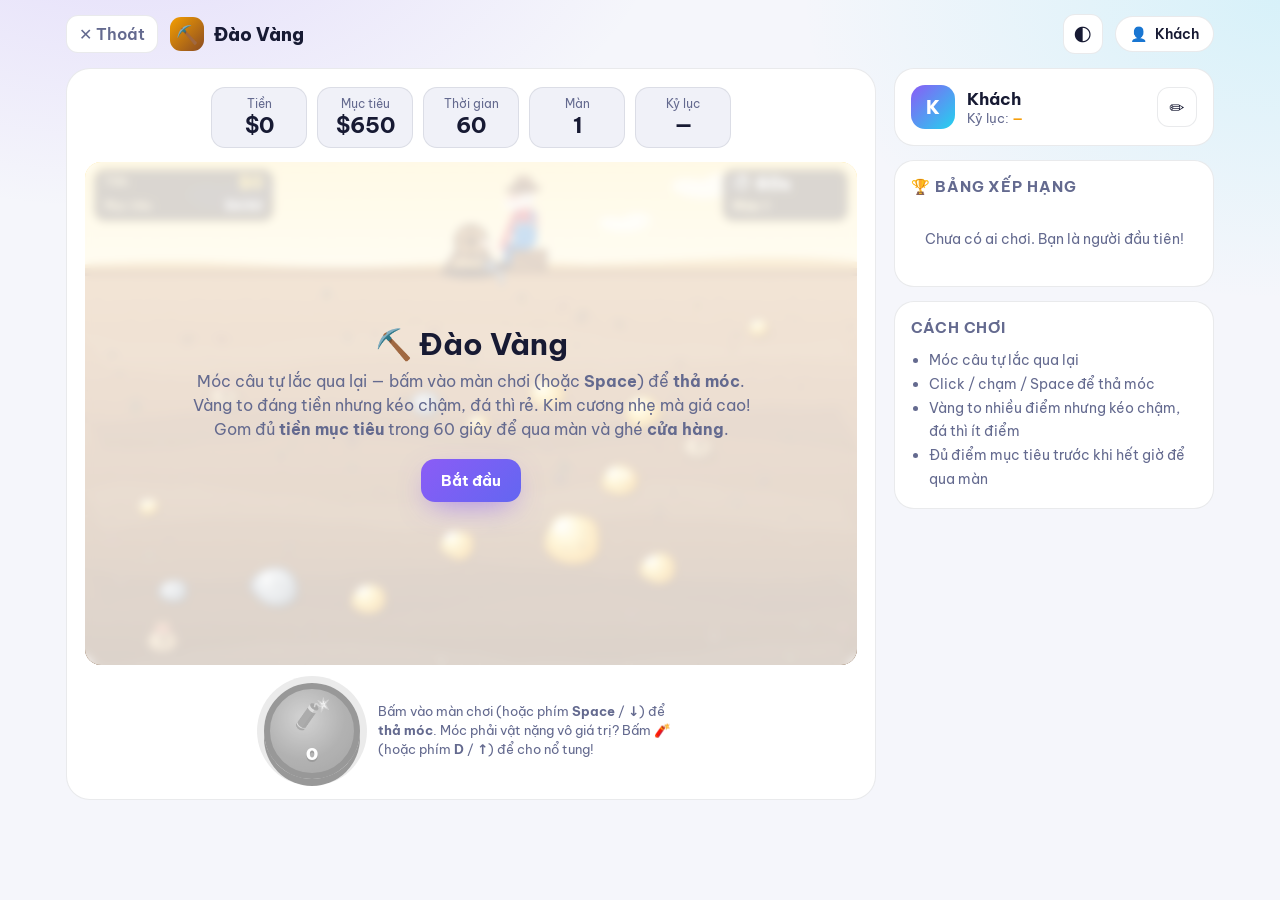
<file: arcade/games/goldminer.html>
<!doctype html>
<html lang="vi">
<head>
  <meta charset="utf-8">
  <meta name="viewport" content="width=device-width, initial-scale=1, maximum-scale=1, user-scalable=no">
  <title>Đào Vàng</title>
  <link href="https://fonts.googleapis.com/css2?family=Be+Vietnam+Pro:wght@400;600;700;800&display=swap" rel="stylesheet">
  <link rel="stylesheet" href="../assets/style.css">
  <style>
    #cv { width: 100%; max-width: 860px; height: auto; touch-action: manipulation; cursor: pointer; }
    #area .overlay { bottom: auto; min-height: 100%; }
    .gm-controls { display: flex; gap: 18px; align-items: center; justify-content: center; padding: 4px 0 2px; flex-wrap: wrap; }
    .gm-controls small { color: var(--muted); max-width: 300px; line-height: 1.45; }
    .dyn-btn {
      width: 96px; height: 96px; border-radius: 50%; border: 6px solid #2b1a10; cursor: pointer; flex: none;
      background: radial-gradient(circle at 40% 35%, #ff8787, #e03131 55%, #a61e1e); color: #fff;
      font: 900 30px/1 "Be Vietnam Pro", system-ui; box-shadow: 0 7px 0 #2b1a10, 0 0 0 7px #ced4da;
      display: grid; place-items: center; touch-action: manipulation; -webkit-tap-highlight-color: transparent; user-select: none;
    }
    .dyn-btn span { display: block; font-size: 17px; text-shadow: 0 2px 0 #7a0e0e; margin-top: 2px; }
    .dyn-btn:disabled { filter: grayscale(1); opacity: .45; cursor: default; }
    .dyn-btn:not(:disabled):active, .dyn-btn.hit { transform: translateY(5px); box-shadow: 0 2px 0 #2b1a10, 0 0 0 7px #ced4da; }
    .dyn-btn.ready { animation: dynPulse .7s infinite alternate; }
    @keyframes dynPulse { to { box-shadow: 0 7px 0 #2b1a10, 0 0 0 7px #ffd43b, 0 0 24px 10px rgba(255, 212, 59, .55); } }
    .shop { display: grid; grid-template-columns: repeat(auto-fit, minmax(128px, 1fr)); gap: 10px; margin: 0 auto 16px; max-width: 660px; }
    .shop .item {
      display: flex; flex-direction: column; align-items: center; gap: 3px; padding: 12px 8px;
      border-radius: 16px; border: 2px solid var(--line); background: var(--card-2); text-align: center; transition: transform .12s, border-color .12s;
    }
    .shop .item:not(:disabled):hover { transform: translateY(-3px); border-color: #f59f00; }
    .shop .item .ic { font-size: 34px; line-height: 1.1; }
    .shop .item b { font-size: 14px; }
    .shop .item small { color: var(--muted); font-size: 11.5px; line-height: 1.35; }
    .shop .item .price { font-weight: 800; color: #f59f00; font-size: 16px; margin-top: 2px; }
    .shop .item.sold { border-color: var(--good); opacity: .6; }
    .shop .item.sold .price { color: var(--good); }
    .shop .item.poor { opacity: .45; }
    .shop .item:disabled { cursor: default; }
    .shop-head { margin: 0 0 12px !important; }
    @media (max-width: 520px) {
      .dyn-btn { width: 78px; height: 78px; font-size: 24px; }
      .shop .item { padding: 8px 6px; }
      .shop .item .ic { font-size: 26px; }
    }
  </style>
</head>
<body>
  <main class="game-layout">
    <section class="stage">
      <div class="hud">
        <div>Tiền<b id="money">$0</b></div>
        <div>Mục tiêu<b id="goal">$650</b></div>
        <div>Thời gian<b id="time">60</b></div>
        <div>Màn<b id="level">1</b></div>
        <div>Kỷ lục<b data-best>—</b></div>
      </div>
      <div class="play-area" id="area"><canvas id="cv" width="860" height="560"></canvas></div>
      <div class="gm-controls">
        <button class="dyn-btn" id="dynBtn" disabled>🧨<span id="dynCount">0</span></button>
        <small>Bấm vào màn chơi (hoặc phím <b>Space</b> / <b>↓</b>) để <b>thả móc</b>. Móc phải vật nặng vô giá trị? Bấm <b>🧨</b> (hoặc phím <b>D</b> / <b>↑</b>) để cho nổ tung!</small>
      </div>
    </section>
    <aside class="side" id="side"></aside>
  </main>

  <script src="../assets/common.js"></script>
  <script>
    GH.initGame('goldminer');
    const cv = document.getElementById('cv'), ctx = cv.getContext('2d');
    const area = document.getElementById('area'), dynBtn = document.getElementById('dynBtn');
    const W = cv.width, H = cv.height, TIME = 60, SURF = 120;
    const DRUM = { x: 430, y: 88 }, PIV = { x: 430, y: 104 };
    const REST = 24, OUT_SPEED = 560, EMPTY_SPEED = 780, PULL_BASE = 560;
    const GOALS = [650, 1195, 2010, 3024, 4313, 5737, 7476, 9208, 11240, 13281];
    const TYPES = {
      goldS: { r: 13, val: 50, wt: 1.8 },
      goldM: { r: 22, val: 100, wt: 3 },
      goldL: { r: 36, val: 250, wt: 5.6 },
      goldXL: { r: 50, val: 500, wt: 8.2 },
      rockS: { r: 17, val: 11, wt: 3.6 },
      rockL: { r: 29, val: 20, wt: 6.6 },
      diamond: { r: 11, val: 600, wt: 1.2 },
      bag: { r: 18, val: 0, wt: 1.6 },
      skull: { r: 14, val: 20, wt: 1.6 },
      bone: { r: 15, val: 7, wt: 1.4 },
      mole: { r: 16, val: 2, wt: 1.6 },
      moleD: { r: 16, val: 2, wt: 1.7 },
      tnt: { r: 18, val: 0, wt: 1 },
    };
    const MONEY_TARGET = { x: 92, y: 30 };

    let state = 'ready', level, money, shownMoney, goal, timeLeft, items, claw, floats, parts, msg, dyn;
    let buffs, nextBuffs, last = 0, reelAng = 0, swingPhase = 0, shake = 0, clearT = 0, lastTick = 0, now = 0;
    let bgCanvas = null;

    const rnd = (a, b) => a + Math.random() * (b - a);
    const rint = (a, b) => Math.floor(rnd(a, b + 1));
    function goalFor(lv) {
      if (lv <= GOALS.length) return GOALS[lv - 1];
      let g = GOALS[GOALS.length - 1], inc = 2041;
      for (let k = GOALS.length + 1; k <= lv; k++) { inc += 250; g += inc; }
      return g;
    }
    const fmtMoney = (v) => '$' + Math.round(v).toLocaleString('vi-VN');

    /* ---------- Âm thanh ---------- */
    let actx = null;
    function audio() {
      try {
        if (!actx) actx = new (window.AudioContext || window.webkitAudioContext)();
        if (actx.state === 'suspended') actx.resume();
        return actx;
      } catch (e) { return null; }
    }
    function tone(freq, dur, type = 'sine', vol = 0.15, slide = 0, delay = 0) {
      try {
        const a = audio(); if (!a) return;
        const t0 = a.currentTime + delay;
        const o = a.createOscillator(), g = a.createGain();
        o.type = type; o.frequency.setValueAtTime(freq, t0);
        if (slide) o.frequency.exponentialRampToValueAtTime(Math.max(30, freq + slide), t0 + dur);
        g.gain.setValueAtTime(vol, t0); g.gain.exponentialRampToValueAtTime(0.001, t0 + dur);
        o.connect(g); g.connect(a.destination); o.start(t0); o.stop(t0 + dur + 0.03);
      } catch (e) { /* bỏ qua */ }
    }
    function noise(dur, vol = 0.4, cutoff = 900) {
      try {
        const a = audio(); if (!a) return;
        const len = Math.floor(a.sampleRate * dur), buf = a.createBuffer(1, len, a.sampleRate), d = buf.getChannelData(0);
        for (let i = 0; i < len; i++) d[i] = (Math.random() * 2 - 1) * Math.pow(1 - i / len, 2);
        const src = a.createBufferSource(), f = a.createBiquadFilter(), g = a.createGain();
        src.buffer = buf; f.type = 'lowpass'; f.frequency.value = cutoff; g.gain.value = vol;
        src.connect(f); f.connect(g); g.connect(a.destination); src.start();
      } catch (e) { /* bỏ qua */ }
    }
    const sfx = {
      launch: () => tone(260, 0.14, 'triangle', 0.07, 260),
      grab: () => { tone(170, 0.12, 'square', 0.08, -70); noise(0.08, 0.2, 2000); },
      ding: (big) => { tone(big ? 1568 : 1175, 0.14, 'sine', 0.14); tone(big ? 2093 : 1568, 0.25, 'sine', 0.11, 0, 0.08); },
      thud: () => tone(130, 0.18, 'triangle', 0.16, -60),
      boom: () => { noise(0.75, 0.6, 700); tone(95, 0.45, 'sawtooth', 0.16, -60); },
      win: () => [784, 988, 1175, 1568].forEach((f, i) => tone(f, 0.22, 'triangle', 0.12, 0, i * 0.11)),
      lose: () => [523, 440, 349, 262].forEach((f, i) => tone(f, 0.28, 'triangle', 0.12, 0, i * 0.15)),
      tick: () => tone(1000, 0.05, 'square', 0.05),
      buy: () => { tone(988, 0.08, 'square', 0.06); tone(1319, 0.16, 'square', 0.06, 0, 0.07); },
      power: () => [523, 659, 784, 1047].forEach((f, i) => tone(f, 0.12, 'square', 0.06, 0, i * 0.06)),
    };

    /* ---------- Tạo màn ---------- */
    function makeShape(n, lo, hi) { return Array.from({ length: n }, () => rnd(lo, hi)); }
    function newItem(type, x, y) {
      const t = TYPES[type];
      const it = { type, r: t.r, val: t.val, wt: t.wt, x, y, seed: Math.random() * 100, rot: rnd(-0.4, 0.4) };
      it.shape = type.startsWith('rock') ? makeShape(10, 0.82, 1.05) : makeShape(9, 0.8, 1.06);
      if (type === 'mole' || type === 'moleD') {
        const span = rnd(160, 300);
        it.x0 = Math.max(24, x - span / 2); it.x1 = Math.min(W - 24, x + span / 2);
        it.vx = rnd(45, 80) * (Math.random() < 0.5 ? -1 : 1);
      }
      return it;
    }
    function overlaps(x, y, r) { return items.some((o) => Math.hypot(o.x - x, o.y - y) < o.r + r + 8); }
    function place(type, ymin, ymax) {
      const r = TYPES[type].r;
      const lo = Math.max(ymin, SURF + 48 + r), hi = Math.min(ymax, H - r - 6);
      for (let k = 0; k < 90; k++) {
        const x = rnd(r + 12, W - r - 12), y = rnd(lo, Math.max(lo, hi));
        if (Math.abs(x - PIV.x) < 40 && y < 210) continue;
        if (!overlaps(x, y, r)) { const it = newItem(type, x, y); items.push(it); return it; }
      }
      return null;
    }
    function estValue(it) {
      if (it.type === 'bag') return 220;
      if (it.type === 'moleD') return 600;
      return it.val;
    }
    function genLevel(lv) {
      items = [];
      const need = goalFor(lv) - (lv > 1 ? goalFor(lv - 1) : 0);
      const budget = need * (lv <= 2 ? 2.1 : Math.max(1.25, 1.65 - lv * 0.04)) + 250;
      const DEPTH = {
        goldS: [180, 460], goldM: [230, 520], goldL: [340, H], goldXL: [420, H],
        diamond: [330, H], bag: [190, 540], rockS: [180, 480], rockL: [230, 520],
        skull: [200, 540], bone: [200, 540], tnt: [250, 520],
      };
      let total = 0;
      const add = (type, n) => { for (let i = 0; i < n; i++) { const it = place(type, ...DEPTH[type]); if (it) total += estValue(it); } };
      /* vật cản + đồ rẻ */
      add('rockL', Math.min(5, 1 + rint(0, 1) + Math.floor(lv / 3)));
      add('rockS', 2 + rint(0, 2));
      if (lv >= 4) add('tnt', rint(1, 2));
      if (lv >= 2) { add('skull', rint(0, 1) + (lv >= 4 ? 1 : 0)); add('bone', rint(1, 2)); }
      if (lv >= 3) {
        const n = Math.min(4, lv - 2);
        for (let i = 0; i < n; i++) {
          const it = newItem(Math.random() < 0.3 + lv * 0.04 ? 'moleD' : 'mole', rnd(120, W - 120), rnd(210, 520));
          items.push(it); total += estValue(it);
        }
      }
      /* đồ giá trị: thêm đến khi đủ ngân sách của màn */
      add('goldL', 1); add('goldM', 2); add('goldS', 2); add('bag', 1);
      const weights = {
        goldS: 3, goldM: 3, goldL: 2 + lv * 0.15, bag: 1,
        goldXL: lv >= 3 ? 0.4 + lv * 0.1 : 0, diamond: lv >= 2 ? Math.min(2.2, 0.4 + lv * 0.15) : 0,
      };
      const sum = Object.values(weights).reduce((a, b) => a + b, 0);
      let guard = 0;
      while (total < budget && guard++ < 60) {
        let r = Math.random() * sum, pick = 'goldM';
        for (const [k, w] of Object.entries(weights)) { if ((r -= w) < 0) { pick = k; break; } }
        add(pick, 1);
      }
    }

    /* ---------- Vòng chơi ---------- */
    function resetClaw() { claw = { st: 'swing', ang: 0, len: REST, item: null, open: 1 }; }
    function setupLevel() {
      goal = goalFor(level); timeLeft = TIME; lastTick = 0;
      genLevel(level); resetClaw(); floats = []; parts = []; swingPhase = 0;
    }
    function start() {
      area.querySelectorAll('.overlay').forEach((o) => o.remove());
      level = 1; money = 0; shownMoney = 0; dyn = 0; buffs = {}; nextBuffs = {};
      setupLevel();
      state = 'play';
      msg = { text: 'Màn 1 · Mục tiêu ' + fmtMoney(goal), t: 1.8, color: '#ffd43b' };
      audio(); updateDyn(); hud();
    }
    function nextLevel() {
      area.querySelectorAll('.overlay').forEach((o) => o.remove());
      level++; buffs = nextBuffs; nextBuffs = {};
      setupLevel();
      state = 'play';
      msg = { text: 'Màn ' + level + ' · Mục tiêu ' + fmtMoney(goal), t: 1.8, color: '#ffd43b' };
      updateDyn(); hud();
    }

    const hudCache = {};
    function setText(id, v) { if (hudCache[id] !== v) { hudCache[id] = v; document.getElementById(id).textContent = v; } }
    function hud() {
      setText('money', fmtMoney(money));
      setText('goal', fmtMoney(goal));
      setText('time', String(Math.ceil(Math.max(0, timeLeft))));
      setText('level', String(level));
    }
    function updateDyn() {
      document.getElementById('dynCount').textContent = dyn;
      const usable = state === 'play' && dyn > 0 && claw && claw.st === 'back' && !!claw.item;
      dynBtn.disabled = dyn <= 0 || state !== 'play';
      dynBtn.classList.toggle('ready', usable);
    }

    const dirOf = (a) => ({ x: Math.sin(a), y: Math.cos(a) });
    function clawPos() { const d = dirOf(claw.ang); return { x: PIV.x + d.x * claw.len, y: PIV.y + d.y * claw.len }; }
    function heldPos() {
      const d = dirOf(claw.ang), p = clawPos(), off = 12 + claw.item.r * 0.85;
      return { x: p.x + d.x * off, y: p.y + d.y * off };
    }

    function press() {
      if (state === 'ready') return start();
      if (state !== 'play' || claw.st !== 'swing') return;
      claw.st = 'out'; sfx.launch();
    }

    function useDynamite() {
      if (state !== 'play' || dyn <= 0 || claw.st !== 'back' || !claw.item) return;
      dyn--;
      const p = heldPos();
      explode(p.x, p.y, claw.item);
      claw.item = null;
      msg = { text: 'BÙM! 💥', t: 0.9, color: '#ff922b' };
      dynBtn.classList.add('hit'); setTimeout(() => dynBtn.classList.remove('hit'), 80);
      updateDyn();
    }

    function debrisColor(it) {
      if (!it) return '#ffa94d';
      if (it.type.startsWith('gold')) return '#fcc419';
      if (it.type.startsWith('rock')) return '#868e96';
      if (it.type === 'diamond') return '#a5d8ff';
      if (it.type === 'bag') return '#c08a4a';
      if (it.type.startsWith('mole')) return '#8d5a3b';
      return '#f1f3f5';
    }
    function explode(x, y, it, big) {
      const n = big ? 60 : 36, col = debrisColor(it);
      for (let i = 0; i < n; i++) {
        const a = Math.random() * Math.PI * 2, s = rnd(60, big ? 420 : 300);
        const fire = Math.random() < 0.6;
        parts.push({ x, y, vx: Math.cos(a) * s, vy: Math.sin(a) * s - 60, life: rnd(0.4, 0.9), max: 0.9, r: rnd(2, big ? 7 : 5), col: fire ? ['#ffe066', '#ff922b', '#f03e3e', '#fff'][rint(0, 3)] : col, g: fire ? 80 : 600 });
      }
      parts.push({ x, y, vx: 0, vy: 0, life: 0.35, max: 0.35, r: big ? 110 : 60, col: 'flash', g: 0 });
      shake = Math.max(shake, big ? 0.55 : 0.35);
      sfx.boom();
    }

    function bagReward(x, y) {
      const r = Math.random(), lucky = !!buffs.clover;
      if (r < 0.1) {
        buffs.strength = true; sfx.power();
        floats.push(mkFloat('💪 Tăng lực!', '#69db7c', x, y, false));
        return 0;
      }
      if (r < 0.2) {
        dyn++; sfx.power(); updateDyn();
        floats.push(mkFloat('+1 🧨', '#ff8787', x, y, false));
        return 0;
      }
      return Math.round(lucky ? rnd(300, 900) : 15 + Math.pow(Math.random(), 1.5) * 560);
    }

    function mkFloat(text, color, x, y, fly) { return { text, color, x0: x, y0: y, t: 0, dur: fly ? 1.0 : 1.3, fly }; }

    function collect() {
      const it = claw.item;
      resetClaw();
      claw.ang = Math.sin(swingPhase) * 1.3;
      if (!it) return;
      const x = PIV.x + 40, y = PIV.y + 10;
      let v = it.val;
      if (it.type.startsWith('rock') && buffs.rockBook) v *= 3;
      if (it.type === 'diamond') v = buffs.diamondBook ? 900 : 600;
      if (it.type === 'moleD') v = 2 + (buffs.diamondBook ? 900 : 600);
      if (it.type === 'bag') v = bagReward(x, y);
      if (v > 0) {
        money += v;
        const precious = v >= 250;
        floats.push(mkFloat('+' + fmtMoney(v), precious ? '#ffd43b' : '#fff', x, y, true));
        if (v >= 50) sfx.ding(precious); else sfx.thud();
      }
      hud(); updateDyn();
    }

    function endLevel() {
      if (claw.item) claw.item = null;
      resetClaw();
      if (money >= goal) {
        state = 'clear'; clearT = 1.8; sfx.win();
        msg = { text: '🎉 Đạt mục tiêu! Qua màn!', t: 1.8, color: '#69db7c' };
      } else {
        state = 'over'; sfx.lose();
        msg = null; updateDyn(); hud();
        GH.gameOver(area, 'goldminer', money, { title: '💸 Không đủ tiền mục tiêu!', note: `Dừng ở màn ${level} · cần ${fmtMoney(goal)}` }, start);
      }
      updateDyn();
    }

    /* ---------- Cửa hàng ---------- */
    function showShop() {
      state = 'shop';
      const L = level;
      const all = [
        { id: 'dyn', ic: '🧨', name: 'Thuốc nổ', desc: 'Phá vật đang móc để kéo về nhanh (bấm 🧨 / phím D)', price: rint(10, 80) + L * 12 },
        { id: 'strength', ic: '💪', name: 'Thuốc tăng lực', desc: 'Màn sau kéo nhanh gấp rưỡi', price: rint(100, 300) + L * 25 },
        { id: 'clover', ic: '🍀', name: 'Cỏ bốn lá', desc: 'Màn sau túi bí ẩn chứa nhiều tiền hơn', price: rint(20, 120) + L * 15 },
        { id: 'diamondBook', ic: '💎', name: 'Sách đá quý', desc: 'Màn sau kim cương giá $900 thay vì $600', price: rint(100, 400) + L * 20 },
        { id: 'rockBook', ic: '🪨', name: 'Sách sưu tầm đá', desc: 'Màn sau đá có giá gấp 3', price: rint(5, 60) + L * 6 },
      ];
      const offers = all.filter(() => Math.random() < 0.65);
      while (offers.length < 2) { const o = all[rint(0, all.length - 1)]; if (!offers.includes(o)) offers.push(o); }
      offers.sort((a, b) => all.indexOf(a) - all.indexOf(b));
      const html = `<h2>🛒 Cửa hàng</h2>
        <p class="shop-head">Tiền của bạn: <b id="shopMoney" style="color:#f59f00">${fmtMoney(money)}</b> · Màn ${L + 1} cần <b>${fmtMoney(goalFor(L + 1))}</b><br><small>Tiền mua đồ sẽ bị trừ vào điểm.</small></p>
        <div class="shop">${offers.map((o, i) => `<button class="item" data-i="${i}"><span class="ic">${o.ic}</span><b>${o.name}</b><small>${o.desc}</small><span class="price">${fmtMoney(o.price)}</span></button>`).join('')}</div>`;
      GH.overlay(area, html, 'Màn tiếp theo ▶', nextLevel);
      const ov = area.querySelector('.overlay');
      const refresh = () => {
        ov.querySelector('#shopMoney').textContent = fmtMoney(money);
        ov.querySelectorAll('.item').forEach((b) => {
          const o = offers[+b.dataset.i];
          if (b.classList.contains('sold')) return;
          b.classList.toggle('poor', money < o.price);
          b.disabled = money < o.price;
        });
        hud();
      };
      ov.querySelectorAll('.item').forEach((b) => {
        b.onclick = (e) => {
          e.stopPropagation();
          const o = offers[+b.dataset.i];
          if (b.classList.contains('sold') || money < o.price) return;
          money -= o.price; shownMoney = money;
          if (o.id === 'dyn') dyn++; else nextBuffs[o.id] = true;
          b.classList.add('sold'); b.disabled = true;
          b.querySelector('.price').textContent = '✓ Đã mua';
          sfx.buy(); refresh(); updateDyn();
        };
      });
      refresh();
    }

    /* ---------- Cập nhật ---------- */
    function update(dt) {
      now += dt;
      floats.forEach((f) => { f.t += dt; });
      floats = floats.filter((f) => f.t < f.dur);
      parts.forEach((p) => { p.life -= dt; p.x += p.vx * dt; p.y += p.vy * dt; p.vy += p.g * dt; p.vx *= 0.98; });
      parts = parts.filter((p) => p.life > 0);
      if (msg) { msg.t -= dt; if (msg.t <= 0) msg = null; }
      shake = Math.max(0, shake - dt);
      shownMoney += (money - shownMoney) * Math.min(1, dt * 8);
      if (Math.abs(money - shownMoney) < 1) shownMoney = money;

      items.forEach((it) => {
        if (it.vx) {
          it.x += it.vx * dt;
          if (it.x < it.x0) { it.x = it.x0; it.vx = Math.abs(it.vx); }
          if (it.x > it.x1) { it.x = it.x1; it.vx = -Math.abs(it.vx); }
        }
      });

      if (state === 'clear') { clearT -= dt; if (clearT <= 0) showShop(); return; }
      if (state === 'ready') { swingPhase += dt * 2.1; claw.ang = Math.sin(swingPhase) * 1.3; return; }
      if (state !== 'play') return;

      timeLeft -= dt;
      if (timeLeft <= 10 && Math.ceil(timeLeft) !== lastTick) { lastTick = Math.ceil(timeLeft); if (lastTick > 0) sfx.tick(); }
      if (timeLeft <= 0) { timeLeft = 0; hud(); return endLevel(); }

      if (claw.st === 'swing') {
        swingPhase += dt * 2.1;
        claw.ang = Math.sin(swingPhase) * 1.3;
        claw.len = REST;
        claw.open = Math.min(1, claw.open + dt * 4);
        if (!items.length) return endLevel();
      } else if (claw.st === 'out') {
        let dist = OUT_SPEED * dt;
        const d = dirOf(claw.ang);
        while (dist > 0 && claw.st === 'out') {
          const s = Math.min(8, dist); dist -= s;
          claw.len += s;
          const p = clawPos(), tip = { x: p.x + d.x * 14, y: p.y + d.y * 14 };
          if (tip.x < 4 || tip.x > W - 4 || tip.y > H - 4) { claw.st = 'back'; break; }
          const hit = items.find((it) => Math.hypot(it.x - tip.x, it.y - tip.y) < it.r + 6);
          if (hit) {
            items.splice(items.indexOf(hit), 1);
            claw.st = 'back';
            if (hit.type === 'tnt') {
              explode(hit.x, hit.y, null, true);
              for (let i = items.length - 1; i >= 0; i--) {
                const o = items[i];
                if (Math.hypot(o.x - hit.x, o.y - hit.y) < 125 + o.r * 0.5) { explode(o.x, o.y, o, false); items.splice(i, 1); }
              }
              msg = { text: 'TNT phát nổ! 💥', t: 1.1, color: '#ff6b6b' };
            } else {
              claw.item = hit; sfx.grab();
            }
          }
        }
        claw.open = Math.min(1, claw.open + dt * 4);
      } else if (claw.st === 'back') {
        const speed = (claw.item ? PULL_BASE / claw.item.wt : EMPTY_SPEED) * (buffs.strength ? 1.5 : 1);
        claw.len -= speed * dt;
        reelAng += speed * dt / 14;
        claw.open = claw.item ? Math.max(0, claw.open - dt * 8) : Math.min(1, claw.open + dt * 4);
        if (claw.item) { const hp = heldPos(); claw.item.x = hp.x; claw.item.y = hp.y; }
        if (claw.len <= REST) { claw.len = REST; collect(); }
      }
      updateDyn();
      hud();
    }

    /* ---------- Vẽ ---------- */
    function circle(x, y, r, c) { ctx.fillStyle = c; ctx.beginPath(); ctx.arc(x, y, r, 0, Math.PI * 2); ctx.fill(); }

    function buildBackground() {
      bgCanvas = document.createElement('canvas'); bgCanvas.width = W; bgCanvas.height = H;
      const b = bgCanvas.getContext('2d');
      let s = 7; const sr = () => { s = (s * 16807) % 2147483647; return s / 2147483647; };
      const dirt = b.createLinearGradient(0, SURF, 0, H);
      dirt.addColorStop(0, '#c98a45'); dirt.addColorStop(0.35, '#a96a32'); dirt.addColorStop(0.7, '#87501f'); dirt.addColorStop(1, '#5e3513');
      b.fillStyle = dirt; b.fillRect(0, SURF, W, H - SURF);
      for (let k = 0; k < 5; k++) {
        const y0 = SURF + 70 + k * 88;
        b.fillStyle = k % 2 ? 'rgba(60,30,8,.13)' : 'rgba(255,220,160,.07)';
        b.beginPath(); b.moveTo(0, y0);
        for (let x = 0; x <= W; x += 40) b.lineTo(x, y0 + Math.sin(x / 90 + k * 2) * 10 + sr() * 6);
        for (let x = W; x >= 0; x -= 40) b.lineTo(x, y0 + 34 + Math.sin(x / 70 + k) * 9 + sr() * 6);
        b.closePath(); b.fill();
      }
      for (let i = 0; i < 900; i++) {
        const x = sr() * W, y = SURF + 6 + sr() * (H - SURF);
        b.fillStyle = sr() < 0.5 ? 'rgba(50,25,5,.22)' : 'rgba(255,230,180,.12)';
        b.fillRect(x, y, 1 + sr() * 2.5, 1 + sr() * 2);
      }
      for (let i = 0; i < 70; i++) {
        const x = sr() * W, y = SURF + 14 + sr() * (H - SURF - 14), r = 2 + sr() * 5;
        b.fillStyle = `rgba(${90 + sr() * 50 | 0},${60 + sr() * 30 | 0},${30 + sr() * 20 | 0},.55)`;
        b.beginPath(); b.ellipse(x, y, r * 1.3, r, sr() * 3, 0, Math.PI * 2); b.fill();
        b.fillStyle = 'rgba(255,240,210,.18)'; b.beginPath(); b.ellipse(x - r * 0.3, y - r * 0.35, r * 0.5, r * 0.3, 0, 0, Math.PI * 2); b.fill();
      }
      const sky = b.createLinearGradient(0, 0, 0, SURF);
      sky.addColorStop(0, '#ffe58f'); sky.addColorStop(1, '#fff3c4');
      b.fillStyle = sky; b.fillRect(0, 0, W, SURF);
      b.fillStyle = 'rgba(255,255,255,.7)';
      [[160, 40, 1], [690, 30, 0.8], [600, 70, 0.6]].forEach(([x, y, k]) => {
        b.beginPath(); b.ellipse(x, y, 40 * k, 13 * k, 0, 0, Math.PI * 2); b.ellipse(x + 26 * k, y - 8 * k, 26 * k, 14 * k, 0, 0, Math.PI * 2); b.ellipse(x - 24 * k, y - 4 * k, 22 * k, 11 * k, 0, 0, Math.PI * 2); b.fill();
      });
      b.fillStyle = '#e8b04c'; b.beginPath(); b.moveTo(0, SURF);
      for (let x = 0; x <= W; x += 20) b.lineTo(x, SURF - 6 - Math.sin(x / 60) * 3 - (x > 560 ? 8 * Math.sin((x - 560) / 300 * Math.PI) : 0));
      b.lineTo(W, SURF); b.closePath(); b.fill();
      b.fillStyle = '#b5762e'; b.fillRect(0, SURF - 2, W, 6);
      b.fillStyle = '#8f5520'; b.fillRect(0, SURF + 4, W, 3);
      b.fillStyle = '#4a2a0e'; b.beginPath(); b.ellipse(PIV.x, SURF + 3, 34, 7, 0, 0, Math.PI * 2); b.fill();
    }

    function blobPath(x, y, r, shape, squash = 0.88) {
      const n = shape.length;
      const pts = shape.map((k, i) => { const a = (i / n) * Math.PI * 2; return [x + Math.cos(a) * r * k, y + Math.sin(a) * r * k * squash]; });
      const mid = (p, q) => [(p[0] + q[0]) / 2, (p[1] + q[1]) / 2];
      ctx.beginPath();
      const m0 = mid(pts[n - 1], pts[0]);
      ctx.moveTo(m0[0], m0[1]);
      for (let i = 0; i < n; i++) { const m = mid(pts[i], pts[(i + 1) % n]); ctx.quadraticCurveTo(pts[i][0], pts[i][1], m[0], m[1]); }
      ctx.closePath();
    }
    function sparkle(x, y, s, a) {
      if (a <= 0) return;
      ctx.save(); ctx.globalAlpha = a; ctx.fillStyle = '#fff'; ctx.translate(x, y);
      ctx.beginPath();
      ctx.moveTo(0, -s); ctx.quadraticCurveTo(0, 0, s, 0); ctx.quadraticCurveTo(0, 0, 0, s); ctx.quadraticCurveTo(0, 0, -s, 0); ctx.quadraticCurveTo(0, 0, 0, -s);
      ctx.fill(); ctx.restore();
    }

    function drawGold(it) {
      const { x, y, r } = it;
      ctx.fillStyle = 'rgba(40,20,0,.25)'; blobPath(x + 3, y + 4, r, it.shape); ctx.fill();
      const g = ctx.createRadialGradient(x - r * 0.35, y - r * 0.4, r * 0.08, x, y, r * 1.25);
      g.addColorStop(0, '#fffbe6'); g.addColorStop(0.3, '#ffe066'); g.addColorStop(0.7, '#f59f00'); g.addColorStop(1, '#a35200');
      ctx.fillStyle = g; blobPath(x, y, r, it.shape); ctx.fill();
      ctx.strokeStyle = '#8a4500'; ctx.lineWidth = Math.max(1.5, r / 14); ctx.stroke();
      ctx.fillStyle = 'rgba(160,80,0,.35)';
      [[0.3, 0.25, 0.16], [-0.2, 0.35, 0.11], [0.4, -0.15, 0.1]].forEach(([dx, dy, k]) => { ctx.beginPath(); ctx.ellipse(x + dx * r, y + dy * r, r * k, r * k * 0.7, 0.4, 0, Math.PI * 2); ctx.fill(); });
      ctx.fillStyle = 'rgba(255,255,255,.8)';
      ctx.beginPath(); ctx.ellipse(x - r * 0.38, y - r * 0.38, r * 0.24, r * 0.11, -0.7, 0, Math.PI * 2); ctx.fill();
      circle(x - r * 0.05, y - r * 0.55, r * 0.06, 'rgba(255,255,255,.75)');
      sparkle(x + r * 0.35, y - r * 0.3, r * 0.28 + 3, Math.sin(now * 3 + it.seed) * 0.9);
    }
    function drawRock(it) {
      const { x, y, r } = it;
      ctx.fillStyle = 'rgba(30,15,0,.28)'; blobPath(x + 3, y + 4, r, it.shape, 0.8); ctx.fill();
      const g = ctx.createRadialGradient(x - r * 0.3, y - r * 0.4, r * 0.1, x, y, r * 1.2);
      g.addColorStop(0, '#e9ecef'); g.addColorStop(0.45, '#adb5bd'); g.addColorStop(1, '#495057');
      ctx.fillStyle = g; blobPath(x, y, r, it.shape, 0.8); ctx.fill();
      ctx.strokeStyle = '#343a40'; ctx.lineWidth = 2; ctx.stroke();
      ctx.strokeStyle = 'rgba(52,58,64,.6)'; ctx.lineWidth = 1.5;
      ctx.beginPath(); ctx.moveTo(x - r * 0.1, y - r * 0.5); ctx.lineTo(x + r * 0.05, y - r * 0.1); ctx.lineTo(x - r * 0.15, y + r * 0.2);
      ctx.moveTo(x + r * 0.05, y - r * 0.1); ctx.lineTo(x + r * 0.4, y + r * 0.05); ctx.stroke();
      ctx.fillStyle = 'rgba(255,255,255,.35)'; ctx.beginPath(); ctx.ellipse(x - r * 0.35, y - r * 0.32, r * 0.2, r * 0.09, -0.5, 0, Math.PI * 2); ctx.fill();
    }
    function drawDiamond(x, y, r, seed) {
      ctx.save(); ctx.translate(x, y);
      const glow = ctx.createRadialGradient(0, 0, 0, 0, 0, r * 2.4);
      glow.addColorStop(0, 'rgba(165,216,255,.55)'); glow.addColorStop(1, 'rgba(165,216,255,0)');
      ctx.fillStyle = glow; ctx.beginPath(); ctx.arc(0, 0, r * 2.4, 0, Math.PI * 2); ctx.fill();
      const P = { tl: [-r * 0.6, -r * 0.55], tr: [r * 0.6, -r * 0.55], l: [-r, -r * 0.1], rr: [r, -r * 0.1], b: [0, r * 1.05], tm: [0, -r * 0.55], ml: [-r * 0.35, -r * 0.1], mr: [r * 0.35, -r * 0.1] };
      const poly = (pts, c) => { ctx.fillStyle = c; ctx.beginPath(); ctx.moveTo(...pts[0]); pts.slice(1).forEach((p) => ctx.lineTo(...p)); ctx.closePath(); ctx.fill(); };
      poly([P.tl, P.tr, P.rr, P.l], '#d0ebff');
      poly([P.tl, P.tm, P.ml, P.l], '#e7f5ff');
      poly([P.tm, P.tr, P.rr, P.mr], '#a5d8ff');
      poly([P.l, P.ml, P.b], '#74c0fc');
      poly([P.ml, P.mr, P.b], '#a5d8ff');
      poly([P.mr, P.rr, P.b], '#339af0');
      ctx.strokeStyle = '#1864ab'; ctx.lineWidth = 1.3;
      ctx.beginPath(); ctx.moveTo(...P.tl); ctx.lineTo(...P.tr); ctx.lineTo(...P.rr); ctx.lineTo(...P.b); ctx.lineTo(...P.l); ctx.closePath(); ctx.stroke();
      ctx.strokeStyle = 'rgba(255,255,255,.7)'; ctx.lineWidth = 0.8;
      ctx.beginPath(); ctx.moveTo(...P.l); ctx.lineTo(...P.rr); ctx.moveTo(...P.ml); ctx.lineTo(...P.b); ctx.lineTo(...P.mr); ctx.stroke();
      ctx.restore();
      sparkle(x + r * 0.5, y - r * 0.6, r * 0.7, 0.4 + Math.sin(now * 5 + seed) * 0.6);
    }
    function drawBag(it) {
      const { x, y, r } = it;
      ctx.fillStyle = 'rgba(30,15,0,.25)'; ctx.beginPath(); ctx.ellipse(x + 3, y + r * 0.75, r * 1.05, r * 0.3, 0, 0, Math.PI * 2); ctx.fill();
      const g = ctx.createRadialGradient(x - r * 0.3, y - r * 0.1, 2, x, y + r * 0.2, r * 1.3);
      g.addColorStop(0, '#f0c98b'); g.addColorStop(1, '#9c6428');
      ctx.fillStyle = g;
      ctx.beginPath();
      ctx.moveTo(x - r * 0.35, y - r * 0.55);
      ctx.bezierCurveTo(x - r * 1.25, y - r * 0.1, x - r * 1.15, y + r * 0.85, x, y + r * 0.85);
      ctx.bezierCurveTo(x + r * 1.15, y + r * 0.85, x + r * 1.25, y - r * 0.1, x + r * 0.35, y - r * 0.55);
      ctx.closePath(); ctx.fill(); ctx.strokeStyle = '#6b3d12'; ctx.lineWidth = 2; ctx.stroke();
      ctx.beginPath(); ctx.moveTo(x - r * 0.35, y - r * 0.55); ctx.lineTo(x - r * 0.6, y - r * 1.05); ctx.lineTo(x + r * 0.6, y - r * 1.05); ctx.lineTo(x + r * 0.35, y - r * 0.55); ctx.closePath();
      ctx.fillStyle = '#c99254'; ctx.fill(); ctx.stroke();
      ctx.fillStyle = '#c92a2a'; ctx.fillRect(x - r * 0.45, y - r * 0.66, r * 0.9, r * 0.18);
      ctx.fillStyle = '#5c3209'; ctx.font = `900 ${r * 1.05}px "Be Vietnam Pro", system-ui`; ctx.textAlign = 'center'; ctx.textBaseline = 'middle';
      ctx.fillText('?', x, y + r * 0.22);
    }
    function drawSkull(it) {
      const { x, y, r } = it;
      ctx.save(); ctx.translate(x, y); ctx.rotate(it.rot);
      circle(0, -r * 0.15, r * 0.85, '#f1f3f5');
      ctx.fillStyle = '#f1f3f5'; ctx.fillRect(-r * 0.45, r * 0.3, r * 0.9, r * 0.5);
      ctx.strokeStyle = '#868e96'; ctx.lineWidth = 1.5; ctx.beginPath(); ctx.arc(0, -r * 0.15, r * 0.85, 0, Math.PI * 2); ctx.stroke();
      circle(-r * 0.32, -r * 0.1, r * 0.22, '#343a40'); circle(r * 0.32, -r * 0.1, r * 0.22, '#343a40');
      ctx.fillStyle = '#495057'; ctx.beginPath(); ctx.moveTo(0, r * 0.1); ctx.lineTo(-r * 0.1, r * 0.3); ctx.lineTo(r * 0.1, r * 0.3); ctx.fill();
      ctx.strokeStyle = '#868e96'; ctx.beginPath(); for (let i = -1; i <= 1; i++) { ctx.moveTo(i * r * 0.2, r * 0.45); ctx.lineTo(i * r * 0.2, r * 0.8); } ctx.stroke();
      ctx.restore();
    }
    function drawBone(it) {
      const { x, y, r } = it;
      ctx.save(); ctx.translate(x, y); ctx.rotate(it.rot + 0.5);
      ctx.strokeStyle = '#e9ecef'; ctx.lineWidth = r * 0.45; ctx.lineCap = 'round';
      ctx.beginPath(); ctx.moveTo(-r * 0.75, 0); ctx.lineTo(r * 0.75, 0); ctx.stroke();
      [[-1, -1], [-1, 1], [1, -1], [1, 1]].forEach(([sx, sy]) => circle(sx * r * 0.85, sy * r * 0.22, r * 0.3, '#f8f9fa'));
      ctx.restore();
    }
    function drawMole(it, held) {
      const { x, y, r } = it, dir = it.vx >= 0 ? 1 : -1;
      const bob = held ? Math.sin(now * 30) * 1.5 : Math.abs(Math.sin(now * 10 + it.seed)) * 2;
      if (!held) {
        ctx.fillStyle = 'rgba(50,25,5,.22)'; ctx.beginPath(); ctx.roundRect(it.x0 - 14, y - r * 0.9, it.x1 - it.x0 + 28, r * 1.9, r); ctx.fill();
      }
      ctx.save(); ctx.translate(x, y - bob); ctx.scale(dir, 1);
      ctx.fillStyle = '#5c3a24'; [-8, 6].forEach((lx) => { ctx.beginPath(); ctx.ellipse(lx, r * 0.75, 4, 3, 0, 0, Math.PI * 2); ctx.fill(); });
      const g = ctx.createRadialGradient(-3, -5, 2, 0, 0, r * 1.4);
      g.addColorStop(0, '#b07a55'); g.addColorStop(1, '#6e452b');
      ctx.fillStyle = g; ctx.beginPath(); ctx.ellipse(0, 0, r * 1.25, r * 0.85, 0, 0, Math.PI * 2); ctx.fill();
      ctx.fillStyle = '#f3c3a6'; ctx.beginPath(); ctx.ellipse(r * 1.05, r * 0.05, r * 0.5, r * 0.38, 0, 0, Math.PI * 2); ctx.fill();
      circle(r * 1.5, -r * 0.02, r * 0.18, '#e64980');
      circle(r * 0.62, -r * 0.35, r * 0.11, '#212529');
      ctx.strokeStyle = '#5c3a24'; ctx.lineWidth = 2; ctx.beginPath(); ctx.moveTo(-r * 1.2, 0); ctx.lineTo(-r * 1.55, -r * 0.2); ctx.stroke();
      ctx.restore();
      if (it.type === 'moleD') drawDiamond(x + dir * r * 1.4, y + r * 0.45 - bob, 7, it.seed);
      if (held) { ctx.font = '18px system-ui, "Segoe UI Emoji"'; ctx.textAlign = 'center'; ctx.textBaseline = 'middle'; ctx.fillText('💦', x + 18, y - 22); }
    }
    function drawTnt(it) {
      const { x, y, r } = it;
      ctx.fillStyle = 'rgba(30,15,0,.25)'; ctx.beginPath(); ctx.ellipse(x + 3, y + r, r, r * 0.3, 0, 0, Math.PI * 2); ctx.fill();
      const g = ctx.createLinearGradient(x - r, 0, x + r, 0);
      g.addColorStop(0, '#a61e1e'); g.addColorStop(0.45, '#ff6b6b'); g.addColorStop(1, '#8a1414');
      ctx.fillStyle = g; ctx.beginPath(); ctx.roundRect(x - r * 0.85, y - r, r * 1.7, r * 2, 6); ctx.fill();
      ctx.fillStyle = '#495057'; ctx.fillRect(x - r * 0.85, y - r * 0.7, r * 1.7, 3); ctx.fillRect(x - r * 0.85, y + r * 0.6, r * 1.7, 3);
      ctx.fillStyle = '#fff'; ctx.font = `900 ${r * 0.62}px "Be Vietnam Pro", system-ui`; ctx.textAlign = 'center'; ctx.textBaseline = 'middle';
      ctx.fillText('TNT', x, y + 1);
      ctx.strokeStyle = '#212529'; ctx.lineWidth = 2; ctx.beginPath(); ctx.moveTo(x, y - r); ctx.quadraticCurveTo(x + 6, y - r - 8, x + 2, y - r - 12); ctx.stroke();
      if (Math.sin(now * 12 + it.seed) > 0) circle(x + 2, y - r - 13, 3, '#ffd43b');
    }
    function drawItem(it, held) {
      const t = it.type;
      if (t.startsWith('gold')) drawGold(it);
      else if (t.startsWith('rock')) drawRock(it);
      else if (t === 'diamond') drawDiamond(it.x, it.y, it.r, it.seed);
      else if (t === 'bag') drawBag(it);
      else if (t === 'skull') drawSkull(it);
      else if (t === 'bone') drawBone(it);
      else if (t === 'mole' || t === 'moleD') drawMole(it, held);
      else if (t === 'tnt') drawTnt(it);
    }

    function drawWinch() {
      ctx.lineCap = 'round';
      ctx.strokeStyle = '#6b3d12'; ctx.lineWidth = 7;
      ctx.beginPath(); ctx.moveTo(402, SURF); ctx.lineTo(422, DRUM.y + 2); ctx.moveTo(458, SURF); ctx.lineTo(438, DRUM.y + 2); ctx.stroke();
      ctx.strokeStyle = '#8f5520'; ctx.lineWidth = 5; ctx.beginPath(); ctx.moveTo(410, SURF - 12); ctx.lineTo(450, SURF - 12); ctx.stroke();
      circle(DRUM.x, DRUM.y, 19, '#5c3209');
      circle(DRUM.x, DRUM.y, 16, '#c98a45');
      ctx.strokeStyle = '#a8742c'; ctx.lineWidth = 1.2;
      for (let i = 0; i < 4; i++) { ctx.beginPath(); ctx.arc(DRUM.x, DRUM.y, 6 + i * 2.6, 0, Math.PI * 2); ctx.stroke(); }
      ctx.strokeStyle = '#5c3209'; ctx.lineWidth = 3;
      for (let i = 0; i < 4; i++) {
        const a = reelAng + (i * Math.PI) / 2;
        ctx.beginPath(); ctx.moveTo(DRUM.x, DRUM.y); ctx.lineTo(DRUM.x + Math.cos(a) * 16, DRUM.y + Math.sin(a) * 16); ctx.stroke();
      }
      circle(DRUM.x, DRUM.y, 4, '#3d1f05');
    }
    function crankPoint() { return { x: DRUM.x + Math.cos(reelAng) * 15, y: DRUM.y + Math.sin(reelAng) * 15 }; }

    function drawMiner() {
      const bx = 478, by = SURF, pulling = state === 'play' && claw.st === 'back';
      const strain = pulling && claw.item ? Math.min(1, claw.item.wt / 8) : 0;
      const lean = pulling ? Math.sin(reelAng) * 1.5 + strain * 3 : 0;
      ctx.fillStyle = '#8f5520'; ctx.fillRect(bx - 4, by - 22, 40, 22);
      ctx.strokeStyle = '#5c3209'; ctx.lineWidth = 2; ctx.strokeRect(bx - 4, by - 22, 40, 22);
      ctx.beginPath(); ctx.moveTo(bx - 4, by - 22); ctx.lineTo(bx + 36, by); ctx.stroke();
      ctx.strokeStyle = '#1c4f8c'; ctx.lineWidth = 9; ctx.lineCap = 'round';
      ctx.beginPath(); ctx.moveTo(bx + 14, by - 26); ctx.lineTo(bx - 6, by - 26); ctx.lineTo(bx - 8, by - 7); ctx.stroke();
      ctx.fillStyle = '#3d2410'; ctx.beginPath(); ctx.ellipse(bx - 13, by - 4, 9, 5, 0, 0, Math.PI * 2); ctx.fill();
      ctx.save(); ctx.translate(bx + 12, by - 26); ctx.rotate(-lean * 0.04);
      ctx.fillStyle = '#e03131'; ctx.beginPath(); ctx.roundRect(-14, -42, 28, 34, 9); ctx.fill();
      ctx.fillStyle = '#1971c2'; ctx.beginPath(); ctx.roundRect(-13, -26, 26, 26, 6); ctx.fill();
      ctx.fillRect(-11, -40, 5, 16); ctx.fillRect(6, -40, 5, 16);
      circle(-8, -24, 2, '#ffd43b'); circle(8, -24, 2, '#ffd43b');
      const hx = -2, hy = -54;
      circle(hx + 8, hy, 4, '#f4b98e');
      circle(hx, hy, 13, '#ffd8b5');
      circle(hx - 12, hy + 2, 5.5, '#f4a582');
      ctx.fillStyle = '#f1f3f5';
      ctx.beginPath(); ctx.ellipse(hx - 15, hy + 7, 7, 3.6, 0.35, 0, Math.PI * 2); ctx.fill();
      ctx.beginPath(); ctx.ellipse(hx - 6, hy + 7, 7, 3.6, -0.35, 0, Math.PI * 2); ctx.fill();
      ctx.fillStyle = '#dee2e6'; ctx.beginPath(); ctx.ellipse(hx + 6, hy + 2, 4, 6, 0, 0, Math.PI * 2); ctx.fill();
      circle(hx - 6, hy - 4, 1.8, '#212529');
      ctx.strokeStyle = '#adb5bd'; ctx.lineWidth = 1.5; ctx.beginPath(); ctx.moveTo(hx - 9, hy - 8); ctx.lineTo(hx - 3, hy - 9); ctx.stroke();
      ctx.fillStyle = '#7a4a1e'; ctx.beginPath(); ctx.ellipse(hx, hy - 10, 20, 5, -0.05, 0, Math.PI * 2); ctx.fill();
      ctx.fillStyle = '#8f5a2a'; ctx.beginPath(); ctx.roundRect(hx - 10, hy - 25, 21, 16, [8, 8, 2, 2]); ctx.fill();
      ctx.fillStyle = '#4a2a0e'; ctx.fillRect(hx - 10, hy - 14, 21, 4);
      ctx.restore();
      const sh = { x: bx + 2, y: by - 62 }, cp = crankPoint();
      const hand = pulling ? cp : { x: DRUM.x + 14, y: DRUM.y + 2 };
      const ex = (sh.x + hand.x) / 2 + 2, ey = Math.max(sh.y, hand.y) + 8;
      ctx.strokeStyle = '#e03131'; ctx.lineWidth = 7; ctx.lineCap = 'round';
      ctx.beginPath(); ctx.moveTo(sh.x, sh.y); ctx.lineTo(ex, ey); ctx.stroke();
      ctx.strokeStyle = '#ffd8b5'; ctx.lineWidth = 5;
      ctx.beginPath(); ctx.moveTo(ex, ey); ctx.lineTo(hand.x, hand.y); ctx.stroke();
      ctx.strokeStyle = '#3d1f05'; ctx.lineWidth = 3; ctx.beginPath(); ctx.moveTo(DRUM.x, DRUM.y); ctx.lineTo(cp.x, cp.y); ctx.stroke();
      circle(cp.x, cp.y, 3.5, '#212529');
      circle(hand.x, hand.y, 4, '#ffd8b5');
      for (let i = 0; i < Math.min(dyn, 6); i++) {
        const dx = bx + 46 + (i % 3) * 9, dy = by - 26 - Math.floor(i / 3) * 6;
        ctx.save(); ctx.translate(dx, dy); ctx.rotate(0.1);
        ctx.fillStyle = '#e03131'; ctx.fillRect(-3, 0, 6, 22); ctx.fillStyle = '#fff'; ctx.fillRect(-3, 8, 6, 3);
        ctx.strokeStyle = '#495057'; ctx.lineWidth = 1.5; ctx.beginPath(); ctx.moveTo(0, 0); ctx.lineTo(2, -5); ctx.stroke();
        ctx.restore();
      }
      if (dyn > 6) { ctx.fillStyle = '#5c3209'; ctx.font = '900 13px "Be Vietnam Pro", system-ui'; ctx.textAlign = 'left'; ctx.fillText('x' + dyn, bx + 76, by - 18); }
    }

    function drawClaw() {
      const p = clawPos(), d = dirOf(claw.ang);
      ctx.strokeStyle = '#2b1a10'; ctx.lineWidth = 2.5; ctx.lineCap = 'round';
      ctx.beginPath(); ctx.moveTo(PIV.x, PIV.y); ctx.lineTo(p.x, p.y); ctx.stroke();
      ctx.strokeStyle = 'rgba(255,255,255,.25)'; ctx.lineWidth = 1; ctx.beginPath(); ctx.moveTo(PIV.x + 1, PIV.y); ctx.lineTo(p.x + 1, p.y); ctx.stroke();
      if (claw.item) drawItem(claw.item, true);
      ctx.save(); ctx.translate(p.x, p.y); ctx.rotate(-claw.ang);
      const open = 0.25 + claw.open * 0.55;
      [-1, 1].forEach((s) => {
        ctx.save(); ctx.rotate(s * open);
        ctx.strokeStyle = '#495057'; ctx.lineWidth = 5; ctx.lineCap = 'round';
        ctx.beginPath(); ctx.moveTo(0, 2); ctx.quadraticCurveTo(s * 13, 10, s * 7, 22); ctx.stroke();
        ctx.strokeStyle = '#adb5bd'; ctx.lineWidth = 2;
        ctx.beginPath(); ctx.moveTo(0, 2); ctx.quadraticCurveTo(s * 13, 10, s * 7, 22); ctx.stroke();
        ctx.restore();
      });
      ctx.fillStyle = '#343a40'; ctx.beginPath(); ctx.roundRect(-7, -6, 14, 10, 3); ctx.fill();
      circle(0, 0, 3, '#ced4da');
      ctx.restore();
      if (state === 'play' && claw.st === 'swing') {
        ctx.setLineDash([4, 10]); ctx.strokeStyle = 'rgba(255,240,200,.25)'; ctx.lineWidth = 2;
        ctx.beginPath(); ctx.moveTo(p.x + d.x * 24, p.y + d.y * 24); ctx.lineTo(p.x + d.x * 140, p.y + d.y * 140); ctx.stroke(); ctx.setLineDash([]);
      }
    }

    function panel(x, y, w, h) { ctx.fillStyle = 'rgba(43,26,16,.78)'; ctx.beginPath(); ctx.roundRect(x, y, w, h, 12); ctx.fill(); ctx.strokeStyle = 'rgba(255,212,59,.5)'; ctx.lineWidth = 2; ctx.stroke(); }
    function drawCanvasHud() {
      panel(10, 8, 200, 58);
      ctx.textBaseline = 'middle'; ctx.textAlign = 'left';
      ctx.font = '700 12px "Be Vietnam Pro", system-ui'; ctx.fillStyle = '#ffe8a3';
      ctx.fillText('Tiền', 22, 23); ctx.fillText('Mục tiêu', 22, 50);
      ctx.textAlign = 'right'; ctx.font = '900 20px "Be Vietnam Pro", system-ui';
      ctx.fillStyle = shownMoney >= goal ? '#69db7c' : '#ffd43b'; ctx.fillText(fmtMoney(shownMoney), 198, 24);
      ctx.font = '800 15px "Be Vietnam Pro", system-ui'; ctx.fillStyle = '#fff'; ctx.fillText(fmtMoney(goal), 198, 50);
      panel(W - 150, 8, 140, 58);
      ctx.textAlign = 'left'; ctx.font = '900 20px "Be Vietnam Pro", system-ui';
      ctx.fillStyle = timeLeft <= 10 && state === 'play' && Math.sin(now * 10) > 0 ? '#ff6b6b' : '#fff';
      ctx.fillText('⏱ ' + Math.ceil(Math.max(0, timeLeft)) + 's', W - 138, 25);
      ctx.font = '800 14px "Be Vietnam Pro", system-ui'; ctx.fillStyle = '#ffe8a3'; ctx.fillText('Màn ' + level, W - 138, 50);
      const icons = [buffs.strength && '💪', buffs.clover && '🍀', buffs.diamondBook && '💎', buffs.rockBook && '🪨'].filter(Boolean);
      if (icons.length) { ctx.font = '16px system-ui, "Segoe UI Emoji"'; ctx.textAlign = 'right'; ctx.fillText(icons.join(''), W - 18, 50); }
    }

    function draw() {
      ctx.save();
      if (shake > 0) ctx.translate(rnd(-1, 1) * shake * 16, rnd(-1, 1) * shake * 16);
      if (!bgCanvas) buildBackground();
      ctx.drawImage(bgCanvas, 0, 0);
      items.forEach((it) => drawItem(it, false));
      drawWinch();
      drawClaw();
      drawMiner();
      parts.forEach((p) => {
        if (p.col === 'flash') {
          const k = p.life / p.max;
          const g = ctx.createRadialGradient(p.x, p.y, 0, p.x, p.y, p.r * (1.4 - k * 0.6));
          g.addColorStop(0, `rgba(255,250,220,${k})`); g.addColorStop(0.4, `rgba(255,170,60,${k * 0.8})`); g.addColorStop(1, 'rgba(255,100,0,0)');
          ctx.fillStyle = g; ctx.beginPath(); ctx.arc(p.x, p.y, p.r * 1.4, 0, Math.PI * 2); ctx.fill();
        } else {
          ctx.globalAlpha = Math.max(0, Math.min(1, p.life / p.max * 1.5));
          circle(p.x, p.y, p.r, p.col);
          ctx.globalAlpha = 1;
        }
      });
      ctx.restore();
      drawCanvasHud();
      floats.forEach((f) => {
        const k = f.t / f.dur;
        let x = f.x0, y = f.y0 - 30 * Math.min(1, k * 4), s = 1 + Math.max(0, 0.4 - k) * 1.2;
        if (f.fly && k > 0.3) {
          const q = (k - 0.3) / 0.7, e = q * q * (3 - 2 * q);
          x = f.x0 + (MONEY_TARGET.x - f.x0) * e;
          y = f.y0 - 30 + (MONEY_TARGET.y - (f.y0 - 30)) * e - Math.sin(e * Math.PI) * 50;
          s = 1 - e * 0.45;
        }
        ctx.globalAlpha = f.fly ? 1 - Math.max(0, k - 0.9) * 10 : Math.min(1, (1 - k) * 3);
        ctx.font = `900 ${Math.round(28 * s)}px "Be Vietnam Pro", system-ui`; ctx.textAlign = 'center'; ctx.textBaseline = 'middle';
        ctx.lineWidth = 5; ctx.strokeStyle = 'rgba(43,26,16,.85)'; ctx.strokeText(f.text, x, y);
        ctx.fillStyle = f.color; ctx.fillText(f.text, x, y);
        ctx.globalAlpha = 1;
      });
      if (msg) {
        ctx.globalAlpha = Math.min(1, msg.t * 2);
        ctx.font = '900 30px "Be Vietnam Pro", system-ui'; ctx.textAlign = 'center'; ctx.textBaseline = 'middle';
        ctx.lineWidth = 7; ctx.strokeStyle = '#2b1a10'; ctx.strokeText(msg.text, W / 2, 300);
        ctx.fillStyle = msg.color; ctx.fillText(msg.text, W / 2, 300);
        ctx.globalAlpha = 1;
      }
    }

    function loop(t) {
      const dt = Math.min(0.05, Math.max(0, (t - (last || t)) / 1000));
      last = t;
      update(dt);
      draw();
      requestAnimationFrame(loop);
    }

    cv.addEventListener('pointerdown', (e) => { e.preventDefault(); press(); });
    dynBtn.addEventListener('pointerdown', (e) => { e.preventDefault(); useDynamite(); });
    document.addEventListener('keydown', (e) => {
      if (e.repeat) return;
      if (e.key === ' ' || e.key === 'Enter' || e.key === 'ArrowDown') {
        if (state === 'shop' || state === 'over') return;
        e.preventDefault(); press();
      } else if (e.key === 'd' || e.key === 'D' || e.key === 'ArrowUp') {
        e.preventDefault(); useDynamite();
      }
    });

    level = 1; money = 0; shownMoney = 0; dyn = 0; buffs = {}; nextBuffs = {}; msg = null;
    setupLevel(); hud(); updateDyn();
    requestAnimationFrame(loop);
    GH.overlay(area, '<h2>⛏️ Đào Vàng</h2><p>Móc câu tự lắc qua lại — bấm vào màn chơi (hoặc <b>Space</b>) để <b>thả móc</b>.<br>Vàng to đáng tiền nhưng kéo chậm, đá thì rẻ. Kim cương nhẹ mà giá cao!<br>Gom đủ <b>tiền mục tiêu</b> trong 60 giây để qua màn và ghé <b>cửa hàng</b>.</p>', 'Bắt đầu', start);
  </script>
</body>
</html>
</file>
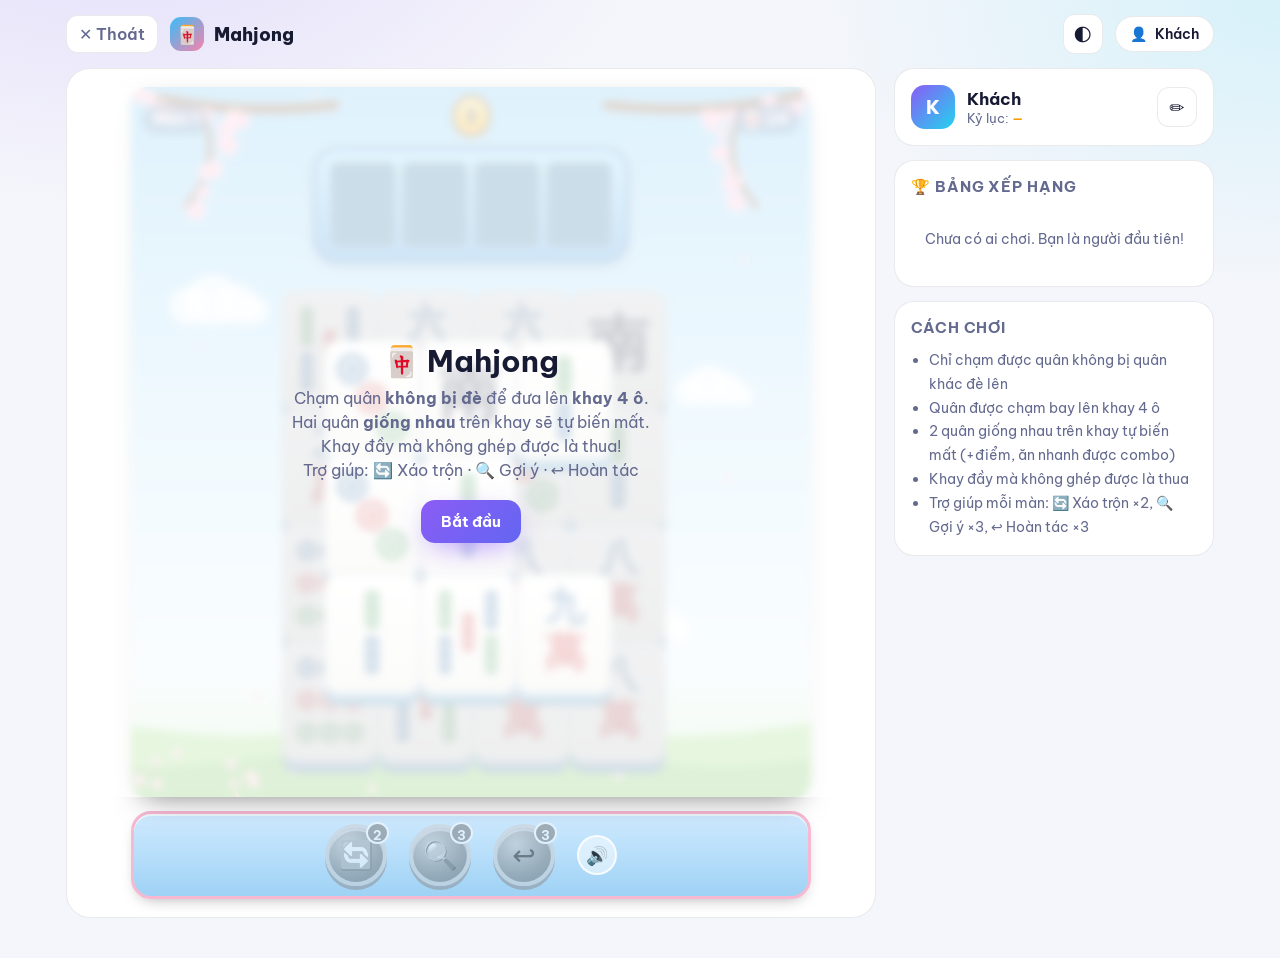
<file: arcade/games/mahjong.html>
<!doctype html>
<html lang="vi">
<head>
  <meta charset="utf-8">
  <meta name="viewport" content="width=device-width, initial-scale=1, maximum-scale=1, user-scalable=no">
  <title>Mahjong</title>
  <link href="https://fonts.googleapis.com/css2?family=Be+Vietnam+Pro:wght@400;600;700;800;900&display=swap" rel="stylesheet">
  <link rel="stylesheet" href="../assets/style.css">
  <style>
    #cv { touch-action: manipulation; cursor: pointer; box-shadow: 0 10px 30px -12px rgba(0, 0, 0, .55); }
    .mj-bar {
      display: flex; gap: 22px; justify-content: center; align-items: center; width: 100%; max-width: 680px;
      padding: 10px 12px; border-radius: 20px;
      background: linear-gradient(#cfeaff, #9fd2f5); border: 3px solid #f7b8d2;
      box-shadow: inset 0 2px 0 rgba(255, 255, 255, .7), 0 6px 16px -8px rgba(0, 0, 0, .4);
    }
    .mj-btn {
      position: relative; width: 62px; height: 62px; border-radius: 50%; font-size: 28px; line-height: 1;
      border: 4px solid #ffcf3f; background: radial-gradient(circle at 35% 30%, #7fd0ff, #2b8fe0 60%, #1f6fc0);
      box-shadow: 0 4px 0 #c78a00, inset 0 3px 0 rgba(255, 255, 255, .45);
      touch-action: manipulation; user-select: none; -webkit-tap-highlight-color: transparent;
      display: grid; place-items: center;
    }
    .mj-btn:active { transform: translateY(3px); box-shadow: 0 1px 0 #c78a00; }
    .mj-btn:disabled { filter: grayscale(1); opacity: .5; cursor: default; }
    .mj-btn b {
      position: absolute; right: -6px; top: -6px; min-width: 22px; height: 22px; padding: 0 5px; border-radius: 999px;
      background: #ff4d6d; color: #fff; font-size: 13px; line-height: 22px; border: 2px solid #fff;
    }
    .mj-mute {
      width: 40px; height: 40px; border-radius: 50%; border: 2px solid rgba(255, 255, 255, .8);
      background: rgba(255, 255, 255, .5); font-size: 18px; touch-action: manipulation;
    }
    .ov-btns { display: flex; gap: 10px; flex-wrap: wrap; justify-content: center; }
    @media (max-width: 520px) {
      .mj-bar { gap: 16px; }
      .mj-btn { width: 56px; height: 56px; font-size: 25px; }
    }
  </style>
</head>
<body>
  <main class="game-layout">
    <section class="stage">
      <div class="play-area" id="area"><canvas id="cv" width="600" height="800"></canvas></div>
      <div class="mj-bar">
        <button class="mj-btn" id="bShuf" title="Xáo trộn (S)">🔄<b id="nShuf">2</b></button>
        <button class="mj-btn" id="bHint" title="Gợi ý (H)">🔍<b id="nHint">3</b></button>
        <button class="mj-btn" id="bUndo" title="Hoàn tác (Z)">↩️<b id="nUndo">3</b></button>
        <button class="mj-mute" id="bMute" title="Bật/tắt âm thanh">🔊</button>
      </div>
    </section>
    <aside class="side" id="side"></aside>
  </main>

  <script src="../assets/common.js"></script>
  <script>
    GH.initGame('mahjong');
    const cv = document.getElementById('cv'), ctx = cv.getContext('2d');
    const area = document.getElementById('area');
    const $ = (id) => document.getElementById(id);

    /* ---------- Dữ liệu quân bài ---------- */
    const SLOTS = 4;
    const CJK = '"PingFang SC", "Hiragino Sans GB", "Noto Sans CJK SC", "Noto Serif CJK SC", "Microsoft YaHei", "SimSun", serif';
    const EMOJI_FONT = '"Segoe UI Emoji", "Apple Color Emoji", "Noto Color Emoji", "Twemoji Mozilla", sans-serif';
    const BLUE = '#1c5d99', GREEN = '#2b8a3e', RED = '#c92a2a';
    const NUM_CN = ['一', '二', '三', '四', '五', '六', '七', '八', '九'];
    const TYPES = [];
    for (let n = 1; n <= 9; n++) TYPES.push({ k: 'dot', n });
    for (let n = 1; n <= 9; n++) TYPES.push({ k: 'bam', n });
    for (let n = 1; n <= 9; n++) TYPES.push({ k: 'chr', n });
    ['東', '南', '西', '北'].forEach((c) => TYPES.push({ k: 'wind', c }));
    TYPES.push({ k: 'dragon', c: '中', col: RED }, { k: 'dragon', c: '發', col: GREEN }, { k: 'white' });
    ['🌸', '🌻', '🐼', '🐉', '👑', '🦢', '🏮', '🍑'].forEach((e) => TYPES.push({ k: 'pic', e }));

    // vị trí chấm (Bính) và que (Điều) trong khung mặt quân, toạ độ 0..1
    const DOT_POS = {
      1: [[.5, .5]],
      2: [[.5, .26], [.5, .74]],
      3: [[.24, .2], [.5, .5], [.76, .8]],
      4: [[.28, .26], [.72, .26], [.28, .74], [.72, .74]],
      5: [[.26, .22], [.74, .22], [.5, .5], [.26, .78], [.74, .78]],
      6: [[.28, .18], [.72, .18], [.28, .5], [.72, .5], [.28, .82], [.72, .82]],
      7: [[.2, .14], [.5, .24], [.8, .34], [.28, .6], [.72, .6], [.28, .86], [.72, .86]],
      8: [[.28, .13], [.72, .13], [.28, .38], [.72, .38], [.28, .62], [.72, .62], [.28, .87], [.72, .87]],
      9: [[.2, .17], [.5, .17], [.8, .17], [.2, .5], [.5, .5], [.8, .5], [.2, .83], [.5, .83], [.8, .83]],
    };
    const DOT_COL = {
      1: [RED], 2: [GREEN, BLUE], 3: [BLUE, RED, GREEN], 4: [BLUE, GREEN, GREEN, BLUE],
      5: [BLUE, GREEN, RED, GREEN, BLUE], 6: [GREEN, GREEN, RED, RED, RED, RED],
      7: [GREEN, GREEN, GREEN, RED, RED, RED, RED], 8: Array(8).fill(BLUE),
      9: [BLUE, BLUE, BLUE, RED, RED, RED, GREEN, GREEN, GREEN],
    };
    const BAM_POS = {
      2: [[.5, .27], [.5, .73]],
      3: [[.5, .27], [.28, .73], [.72, .73]],
      4: [[.3, .27], [.7, .27], [.3, .73], [.7, .73]],
      5: [[.2, .27], [.8, .27], [.5, .5], [.2, .73], [.8, .73]],
      6: [[.2, .27], [.5, .27], [.8, .27], [.2, .73], [.5, .73], [.8, .73]],
      7: [[.5, .17], [.2, .5], [.5, .5], [.8, .5], [.2, .83], [.5, .83], [.8, .83]],
      8: [[.2, .17], [.5, .17], [.8, .17], [.35, .5], [.65, .5], [.2, .83], [.5, .83], [.8, .83]],
      9: [[.2, .17], [.5, .17], [.8, .17], [.2, .5], [.5, .5], [.8, .5], [.2, .83], [.5, .83], [.8, .83]],
    };
    const bamCol = (n, i) => ((n === 5 && i === 2) || (n === 7 && i === 0) || (n === 9 && i % 3 === 1) ? RED : i % 2 ? BLUE : GREEN);

    let board = [], order = [], free = new Set(), tray = [], mergers = [];
    let state = 'ready', score = 0, level = 1, clock = 0, last = 0;
    let hints = 3, shuffles = 2, undos = 3, hintSet = null, hintT = 0;
    let combo = 0, lastMatchAt = -99, B = null;
    let parts = [], floats = [], petals = [], msg = null;
    let L = null, sprites = [], bgCanvas = null;
    let muted = !!GH.load('mj_mute', false);

    const rand = (n) => Math.floor(Math.random() * n);
    function shuffleArr(a) { for (let i = a.length - 1; i > 0; i--) { const j = rand(i + 1); [a[i], a[j]] = [a[j], a[i]]; } return a; }

    /* ---------- Âm thanh (WebAudio) ---------- */
    let AC = null;
    function audio() {
      try {
        if (!AC) { const A = window.AudioContext || window.webkitAudioContext; if (A) AC = new A(); }
        if (AC && AC.state === 'suspended') AC.resume().catch(() => {});
      } catch (e) { AC = null; }
      return AC;
    }
    function tone(f, d, type = 'sine', vol = 0.12, when = 0, f2 = 0) {
      if (muted) return;
      try {
        const a = audio(); if (!a) return;
        const t0 = a.currentTime + when;
        const o = a.createOscillator(), g = a.createGain();
        o.type = type; o.frequency.setValueAtTime(f, t0);
        if (f2) o.frequency.exponentialRampToValueAtTime(f2, t0 + d);
        g.gain.setValueAtTime(0.0001, t0);
        g.gain.exponentialRampToValueAtTime(vol, t0 + 0.012);
        g.gain.exponentialRampToValueAtTime(0.0001, t0 + d);
        o.connect(g); g.connect(a.destination);
        o.start(t0); o.stop(t0 + d + 0.03);
      } catch (e) { /* bỏ qua */ }
    }
    const sfx = {
      place: () => { tone(520, 0.05, 'triangle', 0.1); tone(330, 0.07, 'sine', 0.06, 0.02); },
      match: (k) => { const b = 784 * Math.pow(1.06, Math.min(k, 8)); tone(b, 0.12, 'sine', 0.14); tone(b * 1.5, 0.22, 'sine', 0.11, 0.07); },
      wrong: () => { tone(160, 0.18, 'square', 0.06); tone(120, 0.2, 'square', 0.05, 0.08); },
      shuffle: () => tone(300, 0.35, 'triangle', 0.08, 0, 900),
      hint: () => { tone(988, 0.1, 'sine', 0.08); tone(1319, 0.14, 'sine', 0.07, 0.08); },
      undo: () => tone(700, 0.18, 'triangle', 0.08, 0, 350),
      win: () => [523, 659, 784, 1047].forEach((f, i) => tone(f, 0.25, 'triangle', 0.11, i * 0.11)),
      lose: () => [392, 330, 262, 196].forEach((f, i) => tone(f, 0.3, 'sawtooth', 0.05, i * 0.15)),
    };

    /* ---------- Sinh màn chơi ---------- */
    // Mỗi quân chiếm 2×2 ô nửa; quân tầng trên lệch nửa ô sẽ đè lên các quân bên dưới
    const covers = (b, a) => b.z > a.z && Math.abs(b.gx - a.gx) < 2 && Math.abs(b.gy - a.gy) < 2;

    /** Thứ tự nhặt quân hợp lệ (mỗi quân đều đang trống khi tới lượt) */
    function removalSeq(list) {
      const rem = list.slice(), out = [];
      while (rem.length) {
        const ok = rem.filter((a) => !rem.some((b) => covers(b, a)));
        const p = ok[rand(ok.length)];
        out.push(p); rem.splice(rem.indexOf(p), 1);
      }
      return out;
    }

    function levelSpec(lv) {
      return {
        cols: Math.min(7, 3 + Math.ceil(lv / 2)),
        rows: Math.min(8, 4 + Math.floor(lv / 2)),
        layers: Math.min(5, 1 + Math.ceil(lv * 2 / 3)),
        target: Math.min(140, 24 + (lv - 1) * 14),
        types: Math.min(TYPES.length, 6 + lv * 2),
      };
    }

    function buildLayout(sp) {
      const pattern = ['pyr', 'stair', 'stack'][level <= 1 ? 0 : rand(3)];
      const tiles = [];
      for (let z = 0; z < sp.layers; z++) {
        let ox, oy;
        if (pattern === 'pyr') { ox = z; oy = z; }
        else if (pattern === 'stair') { ox = z % 2; oy = z; }
        else { ox = z % 2; oy = z % 2; }
        const nx = pattern === 'pyr' ? sp.cols - z : sp.cols - Math.ceil(ox / 2);
        const ny = pattern === 'pyr' ? sp.rows - z : sp.rows - Math.ceil(oy / 2);
        for (let j = 0; j < ny; j++) {
          for (let i = 0; i < nx; i++) {
            const gx = ox + 2 * i, gy = oy + 2 * j;
            // khoét bớt góc tầng dưới cho đỡ vuông vức
            if (z === 0 && sp.cols > 4 && (i === 0 || i === nx - 1) && (j === 0 || j === ny - 1) && Math.random() < 0.5) continue;
            tiles.push({ gx, gy, z, type: 0, app: 1, shake: 0 });
          }
        }
      }
      // gọt bớt quân trên cùng tới đúng số lượng (luôn chẵn)
      while (tiles.length > sp.target || tiles.length % 2) {
        const top = tiles.filter((a) => !tiles.some((b) => covers(b, a)));
        tiles.splice(tiles.indexOf(top[rand(top.length)]), 1);
      }
      return tiles;
    }

    function newLevel() {
      const sp = levelSpec(level);
      board = buildLayout(sp);
      // gán hình theo một thứ tự nhặt hợp lệ, cứ 2 quân liền nhau là 1 cặp → ván nào cũng giải được
      const seq = removalSeq(board);
      const kinds = shuffleArr(TYPES.map((_, i) => i)).slice(0, sp.types);
      const pairs = shuffleArr(Array.from({ length: seq.length / 2 }, (_, i) => kinds[i % kinds.length]));
      pairs.forEach((ty, i) => { seq[2 * i].type = ty; seq[2 * i + 1].type = ty; });
      board.forEach((t) => { t.app = -(t.z * 0.12 + Math.random() * 0.25); });
      B = {
        minX: Math.min(...board.map((t) => t.gx)), maxX: Math.max(...board.map((t) => t.gx)),
        minY: Math.min(...board.map((t) => t.gy)), maxY: Math.max(...board.map((t) => t.gy)),
        maxZ: Math.max(...board.map((t) => t.z)),
      };
      tray = []; mergers = []; parts = []; floats = []; msg = null;
      hints = 3; shuffles = 2; undos = 3; hintSet = null; hintT = 0; combo = 0; lastMatchAt = -99;
      reorder(); layout(); hud();
    }

    function reorder() {
      order = board.slice().sort((a, b) => a.z - b.z || a.gy - b.gy || a.gx - b.gx);
      free = new Set(board.filter((a) => !board.some((b) => covers(b, a))));
    }

    /* ---------- Bố cục & hình vẽ ---------- */
    function makeCanvas(w, h) {
      const c = document.createElement('canvas');
      c.width = Math.max(1, Math.round(w * L.dpr)); c.height = Math.max(1, Math.round(h * L.dpr));
      const g = c.getContext('2d'); g.scale(L.dpr, L.dpr);
      return [c, g];
    }

    function layout() {
      const W = Math.round(Math.max(280, Math.min(area.clientWidth, 680)));
      const H = Math.round(Math.max(440, Math.min(window.innerHeight - 190, W * 1.8, 900)));
      const dpr = Math.min(2, window.devicePixelRatio || 1);
      // khay 4 ô ở trên
      const slotW = Math.floor(Math.min(60, (W - 80) / SLOTS - 12)), slotH = Math.round(slotW * 1.34);
      const slotGap = 12, trayPad = 10;
      const trayW = SLOTS * slotW + (SLOTS - 1) * slotGap + trayPad * 2, trayH = slotH + trayPad * 2;
      const scoreFs = Math.round(Math.min(46, W / 8));
      const trayX = Math.round((W - trayW) / 2), trayY = Math.round(scoreFs * 1.25 + 10);
      // vừa khít bàn chơi vào phần còn lại
      const top = trayY + trayH + 14, boardH = H - top - 12;
      const spanX = (B.maxX - B.minX) / 2 + 1, spanY = (B.maxY - B.minY) / 2 + 1, Z = B.maxZ;
      const twA = (W - 20) / (spanX + Z * 0.06);
      const twB = boardH / (1.22 * (spanY + 0.12 + Z * 0.08));
      const tw = Math.max(18, Math.floor(Math.min(twA, twB, 96)));
      const th = Math.round(tw * 1.22), dep = Math.max(3, Math.round(th * 0.12));
      const lx = -tw * 0.06, ly = -th * 0.08;
      const needW = spanX * tw + Z * -lx, needH = spanY * th + dep + Z * -ly;
      const bx = (W - needW) / 2 + Z * -lx - B.minX * tw / 2;
      const by = top + Math.max(0, (boardH - needH) / 2) + Z * -ly - B.minY * th / 2;
      L = { W, H, dpr, tw, th, dep, lx, ly, bx, by, slotW, slotH, slotGap, trayPad, trayX, trayY, trayW, trayH, scoreFs };
      cv.width = Math.round(W * dpr); cv.height = Math.round(H * dpr);
      cv.style.width = W + 'px'; cv.style.height = H + 'px';
      buildSprites(); buildBg();
      tray.forEach((e, i) => Object.assign(e, slotXY(i)));
    }

    const tilePos = (t) => ({ x: L.bx + t.gx * L.tw / 2 + t.z * L.lx, y: L.by + t.gy * L.th / 2 + t.z * L.ly });
    function slotXY(i) {
      const k = L.slotW / L.tw;
      return { x: L.trayX + L.trayPad + i * (L.slotW + L.slotGap), y: L.trayY + L.trayPad + (L.slotH - (L.th + L.dep) * k) / 2, k };
    }

    function dot(g, cx, cy, r, col, big) {
      g.fillStyle = col; g.beginPath(); g.arc(cx, cy, r, 0, Math.PI * 2); g.fill();
      g.fillStyle = '#fff'; g.beginPath(); g.arc(cx, cy, r * 0.66, 0, Math.PI * 2); g.fill();
      g.fillStyle = col; g.beginPath(); g.arc(cx, cy, r * 0.42, 0, Math.PI * 2); g.fill();
      if (big) {
        g.strokeStyle = GREEN; g.lineWidth = r * 0.12;
        for (let i = 0; i < 8; i++) {
          const a = (i * Math.PI) / 4;
          g.beginPath(); g.arc(cx + Math.cos(a) * r * 0.54, cy + Math.sin(a) * r * 0.54, r * 0.07, 0, Math.PI * 2); g.stroke();
        }
      }
      g.fillStyle = 'rgba(255,255,255,.85)'; g.beginPath(); g.arc(cx - r * 0.13, cy - r * 0.13, r * 0.12, 0, Math.PI * 2); g.fill();
    }

    function stick(g, cx, cy, w, h, col) {
      g.fillStyle = col; g.beginPath(); g.roundRect(cx - w / 2, cy - h / 2, w, h, w / 2); g.fill();
      g.fillStyle = 'rgba(255,255,255,.35)'; g.fillRect(cx - w * 0.12, cy - h * 0.4, w * 0.24, h * 0.8);
      g.fillStyle = '#fff';
      [-0.18, 0.18].forEach((f) => g.fillRect(cx - w / 2, cy + h * f - 0.6, w, 1.2));
    }

    function drawFace(g, T, x, y, w, h) {
      const m = Math.min(w, h);
      g.textAlign = 'center'; g.textBaseline = 'middle';
      if (T.k === 'dot') {
        const r = m * (T.n === 1 ? 0.4 : T.n <= 4 ? 0.2 : T.n <= 6 ? 0.16 : 0.135);
        DOT_POS[T.n].forEach(([px, py], i) => dot(g, x + px * w, y + py * h, r, DOT_COL[T.n][i], T.n === 1));
      } else if (T.k === 'bam') {
        if (T.n === 1) { g.font = `${Math.floor(m * 0.82)}px ${EMOJI_FONT}`; g.fillText('🦚', x + w / 2, y + h / 2 + m * 0.04); return; }
        const sh = h * (T.n >= 7 ? 0.3 : 0.4), sw = Math.max(3, w * (T.n >= 5 ? 0.15 : 0.18));
        BAM_POS[T.n].forEach(([px, py], i) => stick(g, x + px * w, y + py * h, sw, sh, bamCol(T.n, i)));
      } else if (T.k === 'chr') {
        g.fillStyle = BLUE; g.font = `900 ${Math.floor(h * 0.4)}px ${CJK}`;
        g.fillText(NUM_CN[T.n - 1], x + w / 2, y + h * 0.27);
        g.fillStyle = RED; g.font = `900 ${Math.floor(h * 0.42)}px ${CJK}`;
        g.fillText('萬', x + w / 2, y + h * 0.73);
      } else if (T.k === 'wind') {
        g.fillStyle = '#1b1f3b'; g.font = `900 ${Math.floor(m * 0.8)}px ${CJK}`;
        g.fillText(T.c, x + w / 2, y + h / 2);
      } else if (T.k === 'dragon') {
        g.fillStyle = T.col; g.font = `900 ${Math.floor(m * 0.84)}px ${CJK}`;
        g.fillText(T.c, x + w / 2, y + h / 2);
      } else if (T.k === 'white') {
        g.strokeStyle = BLUE; g.lineWidth = Math.max(2, m * 0.08);
        g.beginPath(); g.roundRect(x + w * 0.16, y + h * 0.14, w * 0.68, h * 0.72, m * 0.08); g.stroke();
        g.lineWidth = Math.max(1, m * 0.03);
        g.beginPath(); g.roundRect(x + w * 0.26, y + h * 0.24, w * 0.48, h * 0.52, m * 0.05); g.stroke();
      } else {
        g.font = `${Math.floor(m * 0.84)}px ${EMOJI_FONT}`; g.fillStyle = '#000';
        g.fillText(T.e, x + w / 2, y + h / 2 + m * 0.05);
      }
    }

    function buildSprites() {
      const { tw, th, dep } = L;
      const rad = Math.max(3, tw * 0.14), pad = Math.max(3, tw * 0.1);
      sprites = TYPES.map((T) => {
        const [c, g] = makeCanvas(tw, th + dep);
        g.fillStyle = '#2f7fb0'; g.beginPath(); g.roundRect(0.5, dep, tw - 1, th, rad); g.fill();
        g.fillStyle = '#cfdde6'; g.beginPath(); g.roundRect(0.5, dep * 0.4, tw - 1, th, rad); g.fill();
        const grad = g.createLinearGradient(0, 0, 0, th);
        grad.addColorStop(0, '#ffffff'); grad.addColorStop(1, '#eeeee6');
        g.fillStyle = grad; g.beginPath(); g.roundRect(0.5, 0.5, tw - 1, th - 1, rad); g.fill();
        g.strokeStyle = 'rgba(40,60,80,.18)'; g.lineWidth = 1; g.stroke();
        drawFace(g, T, pad, pad, tw - 2 * pad, th - 2 * pad);
        return c;
      });
    }

    function blossom(g, x, y, r) {
      g.fillStyle = '#ffc2d8';
      for (let i = 0; i < 5; i++) {
        const a = (i * Math.PI * 2) / 5 - Math.PI / 2;
        g.beginPath(); g.ellipse(x + Math.cos(a) * r * 0.55, y + Math.sin(a) * r * 0.55, r * 0.5, r * 0.36, a, 0, Math.PI * 2); g.fill();
      }
      g.fillStyle = '#ff7aa8'; g.beginPath(); g.arc(x, y, r * 0.22, 0, Math.PI * 2); g.fill();
    }

    function buildBg() {
      const { W, H } = L;
      const [c, g] = makeCanvas(W, H);
      const sky = g.createLinearGradient(0, 0, 0, H);
      sky.addColorStop(0, '#6ec3f2'); sky.addColorStop(0.5, '#bfe6fb'); sky.addColorStop(0.82, '#e6f6ff'); sky.addColorStop(1, '#bfe9a8');
      g.fillStyle = sky; g.fillRect(0, 0, W, H);
      // mây
      g.fillStyle = 'rgba(255,255,255,.75)';
      [[0.12, 0.3, 1], [0.85, 0.42, 0.8], [0.3, 0.62, 0.7], [0.75, 0.75, 0.9]].forEach(([px, py, s]) => {
        const x = px * W, y = py * H, r = 26 * s;
        [[0, 0, 1], [r * 0.9, 4, 0.8], [-r * 0.9, 6, 0.75], [r * 1.6, 10, 0.55]].forEach(([dx, dy, k]) => { g.beginPath(); g.arc(x + dx, y + dy, r * k, 0, Math.PI * 2); g.fill(); });
      });
      // đồi cỏ
      g.fillStyle = '#8fd66e';
      g.beginPath(); g.moveTo(0, H);
      for (let x = 0; x <= W; x += 10) g.lineTo(x, H * 0.9 + Math.sin(x / 70) * 10);
      g.lineTo(W, H); g.fill();
      g.fillStyle = '#6cc04f';
      g.beginPath(); g.moveTo(0, H);
      for (let x = 0; x <= W; x += 10) g.lineTo(x, H * 0.95 + Math.sin(x / 45 + 1) * 6);
      g.lineTo(W, H); g.fill();
      // cành hoa anh đào hai góc trên
      [[0, 1], [W, -1]].forEach(([x0, dir]) => {
        g.strokeStyle = '#7a4a2a'; g.lineCap = 'round';
        g.lineWidth = 9; g.beginPath(); g.moveTo(x0, 6); g.quadraticCurveTo(x0 + dir * W * 0.16, 30, x0 + dir * W * 0.3, 18); g.stroke();
        g.lineWidth = 5; g.beginPath(); g.moveTo(x0 + dir * W * 0.1, 22); g.quadraticCurveTo(x0 + dir * W * 0.14, 70, x0 + dir * W * 0.08, 120); g.stroke();
        for (let i = 0; i < 16; i++) {
          const t = i / 15;
          const bxp = i < 9 ? x0 + dir * W * 0.3 * t : x0 + dir * W * (0.1 + Math.sin(t * 3) * 0.04);
          const byp = i < 9 ? 12 + Math.sin(t * 3) * 16 : 20 + (t - 0.55) * 230;
          blossom(g, bxp + (Math.random() - 0.5) * 18, byp + (Math.random() - 0.5) * 16, 6 + Math.random() * 6);
        }
      });
      // hoa dưới cỏ
      for (let i = 0; i < 12; i++) blossom(g, Math.random() * W, H * (0.93 + Math.random() * 0.06), 4 + Math.random() * 3);
      bgCanvas = c;
      petals = Array.from({ length: 14 }, () => ({ x: Math.random() * W, y: Math.random() * H, vx: 10 + Math.random() * 20, vy: 18 + Math.random() * 22, r: 3 + Math.random() * 3, a: Math.random() * 6, va: (Math.random() - 0.5) * 3 }));
    }

    /* ---------- Thao tác ---------- */
    function tapTile(t) {
      if (state !== 'play' || !t) return;
      audio();
      if (!free.has(t)) { t.shake = 0.3; sfx.wrong(); return; }
      const mi = tray.findIndex((e) => e.tile.type === t.type);
      if (mi < 0 && tray.length >= SLOTS) {
        t.shake = 0.3; sfx.wrong();
        msg = { text: 'Khay đầy! Chọn quân trùng với khay', t: 1.3, color: '#ffe066' };
        return;
      }
      board.splice(board.indexOf(t), 1);
      hintSet = null; hintT = 0;
      const p = tilePos(t);
      if (mi >= 0) {
        const mate = tray.splice(mi, 1)[0];
        mergers.push({ type: t.type, mate, fx: p.x, fy: p.y, t: 0 });
        combo = clock - lastMatchAt < 3 ? combo + 1 : 1;
        lastMatchAt = clock;
        const gain = 10 + Math.min(combo - 1, 10) * 5;
        score += gain;
        mergers[mergers.length - 1].gain = gain;
        if (combo >= 2) msg = { text: `Combo x${combo}! 🔥`, t: 0.9, color: '#ffd43b' };
      } else {
        tray.push({ tile: t, x: p.x, y: p.y, k: 1 });
        sfx.place();
      }
      reorder(); hud();
      if (!board.length && !tray.length) { state = 'between'; setTimeout(levelClear, 500); return; }
      if (isStuck()) { state = 'stuck'; setTimeout(stuck, 450); }
    }

    function isStuck() {
      if (tray.length < SLOTS) return false;
      const need = new Set(tray.map((e) => e.tile.type));
      return ![...free].some((f) => need.has(f.type));
    }

    function useUndo() {
      if ((state !== 'play' && state !== 'stuck') || undos <= 0) return;
      if (!tray.length) { msg = { text: 'Khay trống, không có gì để hoàn tác', t: 1.2, color: '#fff' }; return; }
      const e = tray.pop();
      e.tile.app = 0; e.tile.shake = 0;
      board.push(e.tile);
      undos--; hintSet = null;
      reorder(); sfx.undo(); resume(); hud();
    }

    /** Xáo trộn mà vẫn giải được: quân trùng khay được đặt vào những quân sẽ trống đầu tiên */
    function useShuffle() {
      if ((state !== 'play' && state !== 'stuck') || shuffles <= 0 || board.length < 2) return;
      const seq = removalSeq(board);
      const counts = {};
      board.forEach((t) => { counts[t.type] = (counts[t.type] || 0) + 1; });
      const need = shuffleArr(tray.map((e) => e.tile.type));
      need.forEach((ty) => { counts[ty]--; });
      const pairs = [];
      Object.keys(counts).forEach((ty) => { for (let i = 0; i < Math.floor(counts[ty] / 2); i++) pairs.push(+ty); });
      shuffleArr(pairs);
      need.forEach((ty, i) => { seq[i].type = ty; });
      pairs.forEach((ty, i) => { seq[need.length + 2 * i].type = ty; seq[need.length + 2 * i + 1].type = ty; });
      board.forEach((t) => { t.app = -Math.random() * 0.2; });
      shuffles--; hintSet = null;
      reorder(); sfx.shuffle(); resume(); hud();
      msg = { text: 'Xáo trộn! 🔄', t: 1, color: '#ffe066' };
    }

    function useHint() {
      if (state !== 'play' || hints <= 0) return;
      const fr = [...free];
      let pick = null;
      for (const e of tray) { const f = fr.find((x) => x.type === e.tile.type); if (f) { pick = [f]; break; } }
      if (!pick) {
        const seen = {};
        for (const f of fr) { if (seen[f.type]) { pick = [seen[f.type], f]; break; } seen[f.type] = f; }
      }
      if (!pick) { msg = { text: 'Chưa thấy cặp nào — thử 🔄 Xáo trộn', t: 1.6, color: '#ffe066' }; return; }
      hints--; hintSet = new Set(pick); hintT = 4;
      sfx.hint(); hud();
    }

    function resume() {
      if (state !== 'stuck') return;
      area.querySelectorAll('.overlay').forEach((o) => o.remove());
      state = 'play';
      if (isStuck()) { state = 'stuck'; setTimeout(stuck, 300); }
    }

    function overlay2(html, buttons) {
      area.querySelectorAll('.overlay').forEach((o) => o.remove());
      const o = document.createElement('div');
      o.className = 'overlay';
      o.innerHTML = `<div>${html}<div class="ov-btns"></div></div>`;
      const wrap = o.querySelector('.ov-btns');
      buttons.forEach(([text, fn, ghost]) => {
        const b = document.createElement('button');
        b.className = 'btn' + (ghost ? ' ghost' : ''); b.textContent = text;
        b.onclick = (e) => { e.stopPropagation(); o.remove(); fn(); };
        wrap.appendChild(b);
      });
      area.appendChild(o);
    }

    function stuck() {
      if (state !== 'stuck') return;
      const btns = [];
      if (undos > 0) btns.push([`↩️ Hoàn tác (${undos})`, useUndo]);
      if (shuffles > 0) btns.push([`🔄 Xáo trộn (${shuffles})`, useShuffle]);
      if (!btns.length) { end(); return; }
      btns.push(['Kết thúc', end, true]);
      overlay2('<h2>😵 Khay đầy rồi!</h2><p>Không còn quân nào ghép được với khay.<br>Dùng trợ giúp để cứu ván này nhé.</p>', btns);
    }

    function levelClear() {
      const left = hints + shuffles + undos;
      const bonus = 50 * level + left * 20;
      score += bonus;
      hud(); sfx.win();
      overlay2(`<h2>🎉 Qua màn ${level}!</h2>
        <p>Thưởng qua màn: <b>+${50 * level}</b> · trợ giúp còn dư: <b>+${left * 20}</b><br>Tổng điểm: <b>${score.toLocaleString('vi-VN')}</b></p>
        <p>Màn ${level + 1} sẽ nhiều quân và nhiều tầng hơn.</p>`, [
        ['Màn tiếp ▶', () => { level++; newLevel(); state = 'play'; hud(); }],
        ['💰 Nghỉ & nhận thưởng', () => { state = 'over'; GH.gameOver(area, 'mahjong', score, { title: 'Nghỉ tay!', note: `Đã qua ${level} màn`, win: true }, start); }, true],
      ]);
    }

    function end() {
      state = 'over';
      hud(); sfx.lose();
      GH.gameOver(area, 'mahjong', score, { title: '😵 Hết nước đi!', note: `Đến màn ${level} · còn ${board.length} quân` }, start);
    }

    function start() {
      area.querySelectorAll('.overlay').forEach((o) => o.remove());
      audio();
      score = 0; level = 1; clock = 0;
      newLevel();
      state = 'play';
      hud();
    }

    function hud() {
      const on = state === 'play';
      $('nHint').textContent = hints; $('nShuf').textContent = shuffles; $('nUndo').textContent = undos;
      $('bHint').disabled = hints <= 0 || !on;
      $('bShuf').disabled = shuffles <= 0 || !on;
      $('bUndo').disabled = undos <= 0 || !on;
      $('bMute').textContent = muted ? '🔇' : '🔊';
    }

    /* ---------- Cập nhật & vẽ ---------- */
    function burst(x, y, type) {
      for (let i = 0; i < 12; i++) {
        const a = Math.random() * Math.PI * 2, sp = (0.6 + Math.random()) * L.tw * 2.5;
        parts.push({ x, y, vx: Math.cos(a) * sp, vy: Math.sin(a) * sp, t: 0.5 + Math.random() * 0.3, c: ['#fff', '#ffd43b', '#ff8fb8'][i % 3] });
      }
    }

    function update(dt) {
      if (!L) return;
      clock += dt;
      const k = Math.min(1, dt * 16);
      board.forEach((t) => { if (t.app < 1) t.app += dt * 3; if (t.shake > 0) t.shake = Math.max(0, t.shake - dt); });
      tray.forEach((e, i) => { const s = slotXY(i); e.x += (s.x - e.x) * k; e.y += (s.y - e.y) * k; e.k += (s.k - e.k) * k; });
      mergers.forEach((m) => {
        m.t += dt;
        if (m.t >= 0.28 && !m.done) {
          m.done = true;
          const w = L.tw * m.mate.k;
          const cx = m.mate.x + w / 2, cy = m.mate.y + (L.th * m.mate.k) / 2;
          burst(cx, cy, m.type);
          floats.push({ text: '+' + m.gain, x: cx, y: cy + L.slotH * 0.9, t: 1, color: combo > 1 ? '#ffd43b' : '#fff' });
          sfx.match(combo);
        }
      });
      mergers = mergers.filter((m) => m.t < 0.42);
      parts.forEach((p) => { p.t -= dt; p.x += p.vx * dt; p.y += p.vy * dt; p.vx *= 0.92; p.vy = p.vy * 0.92 + 60 * dt; });
      parts = parts.filter((p) => p.t > 0);
      floats.forEach((f) => { f.t -= dt; f.y -= 30 * dt; }); floats = floats.filter((f) => f.t > 0);
      petals.forEach((p) => {
        p.x += p.vx * dt; p.y += p.vy * dt; p.a += p.va * dt;
        if (p.y > L.H + 10) { p.y = -10; p.x = Math.random() * L.W; }
        if (p.x > L.W + 10) p.x = -10;
      });
      if (msg) { msg.t -= dt; if (msg.t <= 0) msg = null; }
      if (hintT > 0) { hintT -= dt; if (hintT <= 0) hintSet = null; }
    }

    function sprite(type, x, y, k = 1, alpha = 1) {
      if (alpha < 1) ctx.globalAlpha = alpha;
      ctx.drawImage(sprites[type], x, y, L.tw * k, (L.th + L.dep) * k);
      if (alpha < 1) ctx.globalAlpha = 1;
    }

    function drawTray() {
      const { trayX: x, trayY: y, trayW: w, trayH: h, slotW, slotH, slotGap, trayPad } = L;
      ctx.save();
      ctx.shadowColor = 'rgba(0,40,90,.4)'; ctx.shadowBlur = 12; ctx.shadowOffsetY = 4;
      const g = ctx.createLinearGradient(0, y, 0, y + h);
      g.addColorStop(0, '#7fd3ff'); g.addColorStop(1, '#2a8fe0');
      ctx.fillStyle = g; ctx.beginPath(); ctx.roundRect(x - 8, y - 6, w + 16, h + 12, 22); ctx.fill();
      ctx.restore();
      ctx.strokeStyle = '#1b66b0'; ctx.lineWidth = 3; ctx.beginPath(); ctx.roundRect(x - 8, y - 6, w + 16, h + 12, 22); ctx.stroke();
      for (let i = 0; i < SLOTS; i++) {
        const sx = x + trayPad + i * (slotW + slotGap);
        ctx.fillStyle = '#16679c'; ctx.beginPath(); ctx.roundRect(sx - 3, y + trayPad - 3, slotW + 6, slotH + 6, 8); ctx.fill();
        ctx.strokeStyle = 'rgba(255,255,255,.35)'; ctx.lineWidth = 1.5; ctx.stroke();
      }
    }

    function drawText(text, x, y, fs, fill, stroke) {
      ctx.font = `900 ${fs}px "Be Vietnam Pro", system-ui`;
      ctx.textAlign = 'center'; ctx.textBaseline = 'middle';
      ctx.lineJoin = 'round'; ctx.lineWidth = Math.max(3, fs * 0.18); ctx.strokeStyle = stroke; ctx.strokeText(text, x, y);
      ctx.fillStyle = fill; ctx.fillText(text, x, y);
    }

    function draw(time) {
      if (!L) return;
      const { W, H, dpr, tw, th, dep } = L;
      ctx.setTransform(dpr, 0, 0, dpr, 0, 0);
      ctx.drawImage(bgCanvas, 0, 0, W, H);
      petals.forEach((p) => {
        ctx.save(); ctx.translate(p.x, p.y); ctx.rotate(p.a);
        ctx.fillStyle = 'rgba(255,182,206,.85)'; ctx.beginPath(); ctx.ellipse(0, 0, p.r, p.r * 0.6, 0, 0, Math.PI * 2); ctx.fill();
        ctx.restore();
      });

      // điểm số vàng to ở trên
      const fs = L.scoreFs;
      const sg = ctx.createLinearGradient(0, 8, 0, 8 + fs);
      sg.addColorStop(0, '#fff6a8'); sg.addColorStop(0.5, '#ffd21f'); sg.addColorStop(1, '#ff9a00');
      drawText(score.toLocaleString('vi-VN'), W / 2, fs * 0.62 + 4, fs, sg, '#8a4b00');
      const small = Math.max(12, Math.round(fs * 0.34));
      ctx.textAlign = 'left'; drawTextLeft(`Màn ${level}`, 12, fs * 0.62 + 4, small);
      ctx.textAlign = 'right'; drawTextRight(`🀄 ${board.length}`, W - 12, fs * 0.62 + 4, small);

      drawTray();

      // bàn chơi
      for (const t of order) {
        if (t.app <= 0) continue;
        let { x, y } = tilePos(t);
        if (t.shake > 0) x += Math.sin(t.shake * 70) * tw * 0.08 * (t.shake / 0.3);
        const s = Math.min(1, t.app), e = 1 - Math.pow(1 - s, 3);
        if (s < 1) {
          ctx.save(); ctx.translate(x + tw / 2, y + th / 2); ctx.scale(e, e);
          sprite(t.type, -tw / 2, -th / 2); ctx.restore();
          continue;
        }
        sprite(t.type, x, y);
        if (!free.has(t)) {
          ctx.fillStyle = 'rgba(30,40,60,.28)';
          ctx.beginPath(); ctx.roundRect(x + 0.5, y + 0.5, tw - 1, th + dep - 1, Math.max(3, tw * 0.14)); ctx.fill();
        } else if (hintSet && hintSet.has(t)) {
          ctx.save(); ctx.globalAlpha = 0.55 + 0.45 * Math.sin(time * 10);
          ctx.shadowColor = '#40ff9a'; ctx.shadowBlur = 16; ctx.strokeStyle = '#40ff9a'; ctx.lineWidth = Math.max(3, tw * 0.07);
          ctx.beginPath(); ctx.roundRect(x, y, tw, th, Math.max(3, tw * 0.14)); ctx.stroke();
          ctx.restore();
        }
      }

      // quân trên khay
      tray.forEach((e) => sprite(e.tile.type, e.x, e.y, e.k));
      mergers.forEach((m) => {
        const p = Math.min(1, m.t / 0.28), ease = 1 - Math.pow(1 - p, 3);
        const a = m.done ? Math.max(0, 1 - (m.t - 0.28) / 0.14) : 1;
        const pop = m.done ? 1 + (m.t - 0.28) * 2 : 1;
        const mk = m.mate.k * pop, off = (L.tw * m.mate.k * (pop - 1)) / 2;
        sprite(m.type, m.mate.x - off, m.mate.y - off, mk, a);
        const k = 1 + (m.mate.k - 1) * ease;
        sprite(m.type, m.fx + (m.mate.x - m.fx) * ease - off, m.fy + (m.mate.y - m.fy) * ease - off, m.done ? mk : k, a);
      });

      parts.forEach((p) => {
        ctx.globalAlpha = Math.min(1, p.t * 2); ctx.fillStyle = p.c;
        const r = Math.max(2, tw * 0.08);
        ctx.beginPath();
        for (let i = 0; i < 10; i++) { const ang = (i * Math.PI) / 5, rr = i % 2 ? r * 0.4 : r; ctx.lineTo(p.x + Math.cos(ang) * rr, p.y + Math.sin(ang) * rr); }
        ctx.closePath(); ctx.fill();
      });
      ctx.globalAlpha = 1;
      const fsF = Math.max(16, Math.round(fs * 0.5));
      floats.forEach((f) => { ctx.globalAlpha = Math.min(1, f.t * 2); drawText(f.text, f.x, f.y, fsF, f.color, 'rgba(0,0,0,.55)'); });
      ctx.globalAlpha = 1;
      if (msg) {
        ctx.globalAlpha = Math.min(1, msg.t * 2);
        drawText(msg.text, W / 2, L.trayY + L.trayH + 26, Math.max(15, Math.min(24, Math.round(W / 22))), msg.color, '#1e3a8a');
        ctx.globalAlpha = 1;
      }
    }

    function drawTextLeft(text, x, y, fs) { pill(text, x, y, fs, 'left'); }
    function drawTextRight(text, x, y, fs) { pill(text, x, y, fs, 'right'); }
    function pill(text, x, y, fs, align) {
      ctx.font = `800 ${fs}px "Be Vietnam Pro", system-ui`;
      const w = ctx.measureText(text).width + fs * 1.2, h = fs * 1.8;
      const px = align === 'left' ? x : x - w;
      ctx.fillStyle = 'rgba(20,70,130,.55)'; ctx.beginPath(); ctx.roundRect(px, y - h / 2, w, h, h / 2); ctx.fill();
      ctx.fillStyle = '#fff'; ctx.textAlign = 'center'; ctx.textBaseline = 'middle';
      ctx.fillText(text, px + w / 2, y + 1);
    }

    function loop(t) {
      const dt = Math.min(0.05, (t - (last || t)) / 1000);
      last = t;
      update(dt);
      draw(t / 1000);
      requestAnimationFrame(loop);
    }

    /* ---------- Sự kiện ---------- */
    cv.addEventListener('pointerdown', (e) => {
      e.preventDefault();
      if (!L) return;
      const rect = cv.getBoundingClientRect();
      const x = (e.clientX - rect.left) * (L.W / rect.width), y = (e.clientY - rect.top) * (L.H / rect.height);
      for (let i = order.length - 1; i >= 0; i--) {
        const t = order[i], p = tilePos(t);
        if (x >= p.x && x <= p.x + L.tw && y >= p.y && y <= p.y + L.th + L.dep) { tapTile(t); return; }
      }
    });
    $('bHint').addEventListener('click', useHint);
    $('bShuf').addEventListener('click', useShuffle);
    $('bUndo').addEventListener('click', useUndo);
    $('bMute').addEventListener('click', () => { muted = !muted; GH.save('mj_mute', muted); hud(); if (!muted) sfx.place(); });
    document.addEventListener('keydown', (e) => {
      const k = e.key.toLowerCase();
      if (k === 'h') useHint();
      else if (k === 's') useShuffle();
      else if (k === 'z' || k === 'backspace') useUndo();
    });
    let rsz = 0;
    window.addEventListener('resize', () => { clearTimeout(rsz); rsz = setTimeout(layout, 120); });

    newLevel();
    requestAnimationFrame(loop);
    GH.overlay(area, `<h2>🀄 Mahjong</h2><p>Chạm quân <b>không bị đè</b> để đưa lên <b>khay 4 ô</b>.<br>Hai quân <b>giống nhau</b> trên khay sẽ tự biến mất.<br>Khay đầy mà không ghép được là thua!<br>Trợ giúp: 🔄 Xáo trộn · 🔍 Gợi ý · ↩️ Hoàn tác</p>`, 'Bắt đầu', start);
  </script>
</body>
</html>
</file>
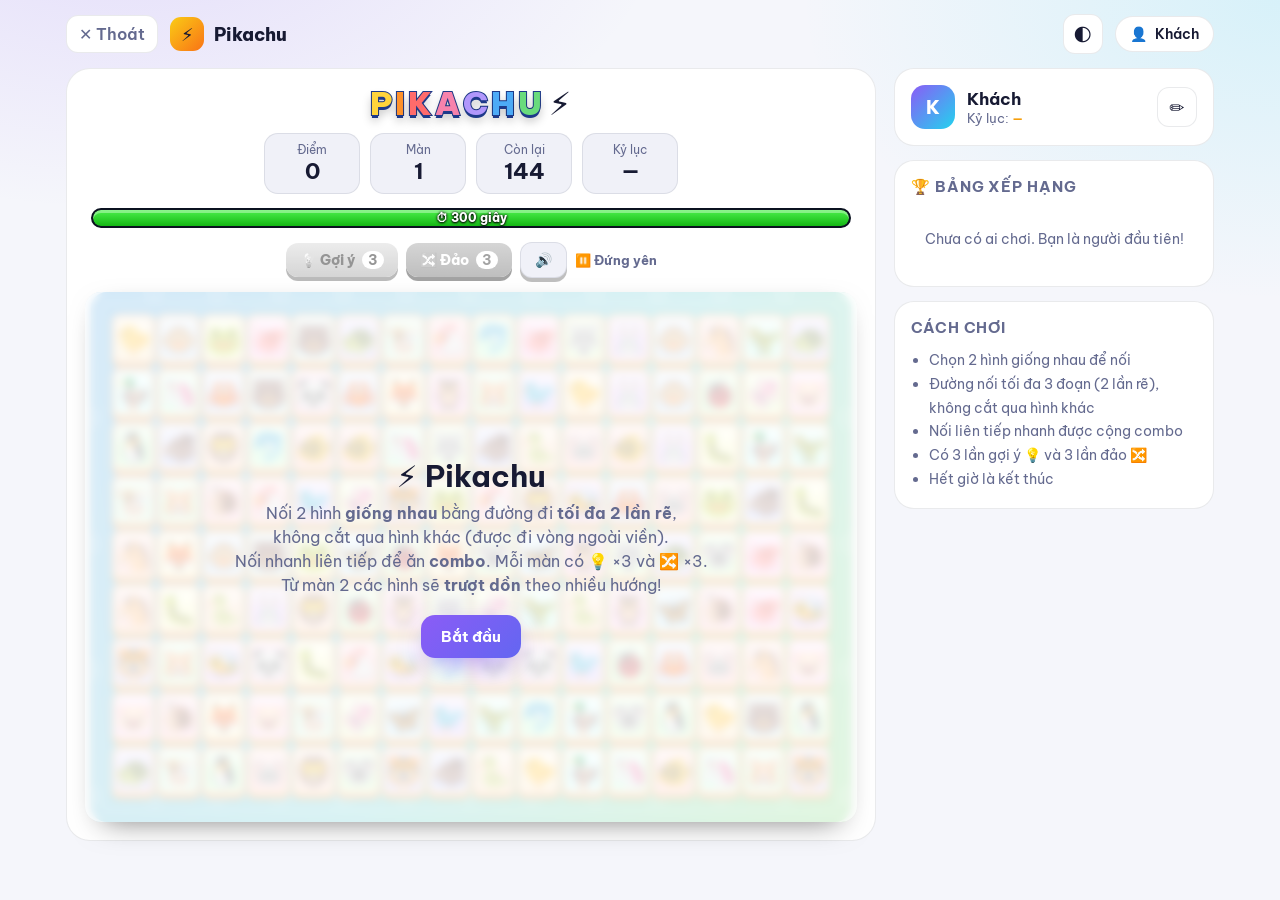
<file: arcade/games/pikachu.html>
<!doctype html>
<html lang="vi">
<head>
  <meta charset="utf-8">
  <meta name="viewport" content="width=device-width, initial-scale=1, maximum-scale=1, user-scalable=no">
  <title>Pikachu</title>
  <link href="https://fonts.googleapis.com/css2?family=Be+Vietnam+Pro:wght@400;600;700;800&display=swap" rel="stylesheet">
  <link rel="stylesheet" href="../assets/style.css">
  <style>
    #cv { touch-action: manipulation; cursor: pointer; box-shadow: 0 10px 30px -12px rgba(0, 0, 0, .55); }
    .pk-title { display: flex; gap: 2px; font: 900 32px/1 "Be Vietnam Pro", system-ui; letter-spacing: 1px; user-select: none; }
    .pk-title span {
      display: inline-block; -webkit-text-stroke: 2px #1e3a8a; paint-order: stroke fill;
      text-shadow: 0 3px 0 #1e3a8a, 0 6px 10px rgba(0, 0, 0, .25); animation: pkBob 2.4s ease-in-out infinite;
    }
    .pk-title span:nth-child(1) { color: #ffd43b; animation-delay: 0s; }
    .pk-title span:nth-child(2) { color: #ff922b; animation-delay: .12s; }
    .pk-title span:nth-child(3) { color: #ff6b6b; animation-delay: .24s; }
    .pk-title span:nth-child(4) { color: #f783ac; animation-delay: .36s; }
    .pk-title span:nth-child(5) { color: #b197fc; animation-delay: .48s; }
    .pk-title span:nth-child(6) { color: #4dabf7; animation-delay: .6s; }
    .pk-title span:nth-child(7) { color: #69db7c; animation-delay: .72s; }
    .pk-title .bolt { -webkit-text-stroke: 0; text-shadow: none; margin-left: 4px; }
    @keyframes pkBob { 0%, 100% { transform: translateY(0); } 50% { transform: translateY(-4px); } }

    .tbar {
      position: relative; width: 100%; height: 20px; border-radius: 999px;
      background: #1f2937; border: 2px solid #0b1220; overflow: hidden;
      box-shadow: inset 0 2px 4px rgba(0, 0, 0, .5);
    }
    .tfill {
      height: 100%; width: 100%; border-radius: 999px;
      background: linear-gradient(180deg, #8ce99a, #2f9e44);
      box-shadow: inset 0 3px 0 rgba(255, 255, 255, .35);
    }
    .tbar span {
      position: absolute; inset: 0; text-align: center; font: 800 12px/16px "Be Vietnam Pro", system-ui;
      color: #fff; text-shadow: 0 1px 2px #000, 0 0 3px #000;
    }
    .pk-tools { display: flex; gap: 8px; flex-wrap: wrap; justify-content: center; align-items: center; width: 100%; }
    .tool {
      border: 0; border-radius: 12px; padding: 8px 14px; font-weight: 800; font-size: 14px;
      background: linear-gradient(#ffe066, #fab005); color: #5c3d00; box-shadow: 0 4px 0 #c77d00;
      touch-action: manipulation; user-select: none; -webkit-tap-highlight-color: transparent;
    }
    .tool:active { transform: translateY(3px); box-shadow: 0 1px 0 #c77d00; }
    .tool:disabled { filter: grayscale(1); opacity: .55; cursor: default; }
    .tool b { display: inline-block; min-width: 22px; background: #fff; border-radius: 999px; padding: 0 6px; margin-left: 4px; }
    .tool.blue { background: linear-gradient(#74c0fc, #339af0); color: #fff; box-shadow: 0 4px 0 #1864ab; }
    .tool.blue:active { box-shadow: 0 1px 0 #1864ab; }
    .tool.blue b { color: #1864ab; }
    .tool.mute { background: var(--card-2); color: var(--text); box-shadow: 0 4px 0 rgba(0, 0, 0, .25); border: 1px solid var(--line); }
    .mode-lbl { font-size: 13px; font-weight: 700; color: var(--muted); white-space: nowrap; }
    @media (max-width: 520px) {
      .pk-title { font-size: 26px; }
      .tool { padding: 7px 10px; font-size: 13px; }
    }
  </style>
</head>
<body>
  <main class="game-layout">
    <section class="stage">
      <div class="pk-title" aria-label="PIKACHU"><span>P</span><span>I</span><span>K</span><span>A</span><span>C</span><span>H</span><span>U</span><span class="bolt">⚡</span></div>
      <div class="hud">
        <div>Điểm<b id="score">0</b></div>
        <div>Màn<b id="level">1</b></div>
        <div>Còn lại<b id="left">144</b></div>
        <div>Kỷ lục<b data-best>—</b></div>
      </div>
      <div class="tbar" id="tbar"><div class="tfill" id="tfill"></div><span id="ttext">300 giây</span></div>
      <div class="pk-tools">
        <button class="tool" id="bHint" title="Gợi ý một cặp">💡 Gợi ý <b id="nHint">3</b></button>
        <button class="tool blue" id="bShuf" title="Đảo lại bàn">🔀 Đảo <b id="nShuf">3</b></button>
        <button class="tool mute" id="bMute" title="Bật/tắt âm thanh">🔊</button>
        <span class="mode-lbl" id="modeLbl"></span>
      </div>
      <div class="play-area" id="area"><canvas id="cv" width="900" height="560"></canvas></div>
    </section>
    <aside class="side" id="side"></aside>
  </main>

  <script src="../assets/common.js"></script>
  <script>
    GH.initGame('pikachu');
    const cv = document.getElementById('cv'), ctx = cv.getContext('2d');
    const area = document.getElementById('area');
    const $ = (id) => document.getElementById(id);

    /* ---------- Dữ liệu ---------- */
    const ICONS = ['🐭', '🐹', '🐰', '🦊', '🐻', '🐼', '🐨', '🐯', '🦁', '🐮', '🐷', '🐸', '🐵', '🐔', '🐧', '🐦', '🐤', '🦆',
      '🦉', '🐺', '🐗', '🐴', '🦄', '🐝', '🐛', '🦋', '🐌', '🐞', '🐢', '🐍', '🦖', '🐙', '🦑', '🦀', '🐠', '🐬'];
    const PASTEL = ICONS.map((_, i) => `hsl(${Math.round((i * 137.508) % 360)}, 85%, 86%)`);
    const MODES = [
      { id: 'none', name: 'Đứng yên', icon: '⏸️' },
      { id: 'down', name: 'Dồn xuống', icon: '⬇️' },
      { id: 'left', name: 'Dồn sang trái', icon: '⬅️' },
      { id: 'up', name: 'Dồn lên', icon: '⬆️' },
      { id: 'right', name: 'Dồn sang phải', icon: '➡️' },
      { id: 'cx', name: 'Dồn vào giữa (ngang)', icon: '↔️' },
      { id: 'cy', name: 'Dồn vào giữa (dọc)', icon: '↕️' },
    ];
    const modeFor = (lv) => (lv <= 1 ? MODES[0] : MODES[1 + ((lv - 2) % (MODES.length - 1))]);
    const DIRS = [[1, 0], [-1, 0], [0, 1], [0, -1]];
    const EMOJI_FONT = '"Segoe UI Emoji", "Apple Color Emoji", "Noto Color Emoji", "Twemoji Mozilla", sans-serif';

    let R = 9, C = 16, grid = [], tiles = [];
    let state = 'ready', score = 0, level = 1, mode = MODES[0];
    let timeLeft = 300, timeMax = 300, clock = 0, last = 0;
    let hints = 3, shuffles = 3, sel = null, hintPair = null, hintT = 0;
    let combo = 0, lastMatchAt = -99, lastTick = 0;
    let paths = [], ghosts = [], parts = [], floats = [], msg = null;
    let L = null, sprites = [], bgCanvas = null;
    let muted = !!GH.load('pk_mute', false);

    const rand = (n) => Math.floor(Math.random() * n);
    function shuffleArr(a) { for (let i = a.length - 1; i > 0; i--) { const j = rand(i + 1); [a[i], a[j]] = [a[j], a[i]]; } return a; }

    /* ---------- Âm thanh (WebAudio) ---------- */
    let AC = null;
    function audio() {
      try {
        if (!AC) { const A = window.AudioContext || window.webkitAudioContext; if (A) AC = new A(); }
        if (AC && AC.state === 'suspended') AC.resume().catch(() => {});
      } catch (e) { AC = null; }
      return AC;
    }
    function tone(f, d, type = 'sine', vol = 0.12, when = 0, f2 = 0) {
      if (muted) return;
      try {
        const a = audio(); if (!a) return;
        const t0 = a.currentTime + when;
        const o = a.createOscillator(), g = a.createGain();
        o.type = type; o.frequency.setValueAtTime(f, t0);
        if (f2) o.frequency.exponentialRampToValueAtTime(f2, t0 + d);
        g.gain.setValueAtTime(0.0001, t0);
        g.gain.exponentialRampToValueAtTime(vol, t0 + 0.012);
        g.gain.exponentialRampToValueAtTime(0.0001, t0 + d);
        o.connect(g); g.connect(a.destination);
        o.start(t0); o.stop(t0 + d + 0.03);
      } catch (e) { /* bỏ qua */ }
    }
    const sfx = {
      select: () => tone(660, 0.07, 'triangle', 0.08),
      match: (k) => { const b = 784 * Math.pow(1.06, Math.min(k, 8)); tone(b, 0.12, 'sine', 0.14); tone(b * 1.5, 0.22, 'sine', 0.11, 0.07); },
      wrong: () => { tone(160, 0.18, 'square', 0.06); tone(120, 0.2, 'square', 0.05, 0.08); },
      shuffle: () => tone(300, 0.35, 'triangle', 0.08, 0, 900),
      hint: () => { tone(988, 0.1, 'sine', 0.08); tone(1319, 0.14, 'sine', 0.07, 0.08); },
      tick: () => tone(1000, 0.05, 'square', 0.03),
      win: () => [523, 659, 784, 1047].forEach((f, i) => tone(f, 0.25, 'triangle', 0.11, i * 0.11)),
      lose: () => [392, 330, 262, 196].forEach((f, i) => tone(f, 0.3, 'sawtooth', 0.05, i * 0.15)),
    };

    /* ---------- Bố cục & sprite ---------- */
    function layout() {
      const availW = Math.max(240, area.clientWidth);
      const twW = availW / (C + 0.9);
      let tw;
      if (R > C) {
        tw = Math.min(twW, 56);
      } else {
        const twH = (window.innerHeight - 250) / ((R + 0.8) * 1.2);
        tw = Math.min(twW, Math.max(twH, 30, twW * 0.55), 62);
      }
      tw = Math.max(16, Math.floor(tw));
      const th = Math.round(tw * 1.2), mx = Math.round(tw * 0.45), my = Math.round(th * 0.4);
      const W = C * tw + 2 * mx, H = R * th + 2 * my;
      const dpr = Math.min(2, window.devicePixelRatio || 1);
      L = { tw, th, mx, my, W, H, dpr };
      cv.width = Math.round(W * dpr); cv.height = Math.round(H * dpr);
      cv.style.width = W + 'px'; cv.style.height = H + 'px';
      $('tbar').style.maxWidth = W + 'px';
      buildSprites(); buildBg();
    }

    function makeCanvas(w, h) {
      const c = document.createElement('canvas');
      c.width = Math.max(1, Math.round(w * L.dpr)); c.height = Math.max(1, Math.round(h * L.dpr));
      const g = c.getContext('2d'); g.scale(L.dpr, L.dpr);
      return [c, g];
    }

    function buildSprites() {
      const { tw, th } = L;
      const rad = Math.max(3, tw * 0.16), lw = Math.max(1.2, tw * 0.05);
      const depth = Math.max(2, Math.round(th * 0.07));
      const faceH = th - depth - 1, pad = Math.max(2, tw * 0.1);
      sprites = ICONS.map((icon, i) => {
        const [c, g] = makeCanvas(tw, th);
        g.fillStyle = '#d9822b';
        g.beginPath(); g.roundRect(1, depth, tw - 2, faceH, rad); g.fill();
        const grad = g.createLinearGradient(0, 0, 0, faceH);
        grad.addColorStop(0, '#fffdf7'); grad.addColorStop(1, '#fff0d2');
        g.fillStyle = grad;
        g.beginPath(); g.roundRect(1, 0.5, tw - 2, faceH, rad); g.fill();
        g.strokeStyle = '#f4a259'; g.lineWidth = lw;
        g.beginPath(); g.roundRect(1 + lw / 2, 0.5 + lw / 2, tw - 2 - lw, faceH - lw, rad); g.stroke();
        const iw = tw - 2 * pad, ih = faceH - 2 * pad;
        g.fillStyle = PASTEL[i];
        g.beginPath(); g.roundRect(pad, pad + 0.5, iw, ih, rad * 0.7); g.fill();
        g.fillStyle = 'rgba(255,255,255,.45)';
        g.beginPath(); g.roundRect(pad + 1, pad + 1, iw - 2, ih * 0.35, rad * 0.6); g.fill();
        const fs = Math.floor(Math.min(iw, ih) * 0.84);
        g.font = `${fs}px ${EMOJI_FONT}`; g.textAlign = 'center'; g.textBaseline = 'middle'; g.fillStyle = '#000';
        g.fillText(icon, tw / 2, pad + 0.5 + ih / 2 + fs * 0.06);
        return c;
      });
    }

    function buildBg() {
      const { W, H } = L;
      const [c, g] = makeCanvas(W, H);
      const grad = g.createLinearGradient(0, 0, W, H);
      grad.addColorStop(0, '#3b9be0'); grad.addColorStop(0.55, '#4fc3c8'); grad.addColorStop(1, '#6fd36a');
      g.fillStyle = grad; g.fillRect(0, 0, W, H);
      const step = Math.max(26, L.tw * 1.4);
      g.font = `${Math.round(step * 0.38)}px ${EMOJI_FONT}`; g.textAlign = 'center'; g.textBaseline = 'middle';
      for (let y = 0, row = 0; y < H + step; y += step, row++) {
        for (let x = (row % 2) * step / 2; x < W + step; x += step) {
          g.fillStyle = 'rgba(255,255,255,.12)';
          g.beginPath(); g.arc(x, y, step * 0.18, 0, Math.PI * 2); g.fill();
          if ((row + Math.round(x / step)) % 3 === 0) {
            g.globalAlpha = 0.16; g.fillText('⚡', x + step / 2, y + step / 2); g.globalAlpha = 1;
          }
        }
      }
      g.strokeStyle = 'rgba(255,255,255,.35)'; g.lineWidth = 2;
      g.beginPath(); g.roundRect(L.mx / 2, L.my / 2, W - L.mx, H - L.my, 10); g.stroke();
      bgCanvas = c;
    }

    const cellX = (c) => (c <= 0 ? L.mx / 2 : c >= C + 1 ? L.mx + C * L.tw + L.mx / 2 : L.mx + (c - 1) * L.tw + L.tw / 2);
    const cellY = (r) => (r <= 0 ? L.my / 2 : r >= R + 1 ? L.my + R * L.th + L.my / 2 : L.my + (r - 1) * L.th + L.th / 2);

    /* ---------- Bàn chơi ---------- */
    function rebuildGrid() {
      grid = Array.from({ length: R + 2 }, () => Array(C + 2).fill(null));
      tiles.forEach((t) => { grid[t.r][t.c] = t; });
    }

    function newLevel() {
      const portrait = area.clientWidth < 560 && window.innerHeight > window.innerWidth * 1.1;
      R = portrait ? 16 : 9; C = portrait ? 9 : 16;
      mode = modeFor(level);
      const pairs = (R * C) / 2, types = [];
      for (let i = 0; i < pairs; i++) { const t = i % ICONS.length; types.push(t, t); }
      shuffleArr(types);
      tiles = [];
      let k = 0;
      for (let r = 1; r <= R; r++) {
        for (let c = 1; c <= C; c++) {
          tiles.push({ type: types[k++], r, c, ar: r, ac: c, app: -((r + c) * 0.018), shake: 0 });
        }
      }
      rebuildGrid();
      if (!findMove()) reshuffle();
      timeMax = Math.max(180, 300 - (level - 1) * 15);
      timeLeft = timeMax; hints = 3; shuffles = 3;
      sel = null; hintPair = null; hintT = 0; combo = 0; lastMatchAt = -99;
      paths = []; ghosts = []; parts = []; floats = []; msg = null;
      layout(); hud();
    }

    /**
     * Tìm đường nối giữa 2 ô: tối đa 3 đoạn thẳng (2 lần rẽ), đi qua ô trống kể cả viền ngoài.
     * Trả về mảng điểm [a, góc..., b] hoặc null.
     */
    function findPath(a, b) {
      if (!a || !b || a === b || a.type !== b.type) return null;
      const RR = R + 2, CC = C + 2;
      const idx = (r, c) => r * CC + c;
      const seen = new Uint8Array(RR * CC);
      const par = new Int32Array(RR * CC).fill(-1);
      const start = idx(a.r, a.c);
      seen[start] = 1;
      let frontier = [start];
      for (let seg = 0; seg < 3; seg++) {
        const next = [];
        for (const o of frontier) {
          const or = Math.floor(o / CC), oc = o % CC;
          for (const [dr, dc] of DIRS) {
            let nr = or + dr, nc = oc + dc;
            while (nr >= 0 && nr < RR && nc >= 0 && nc < CC) {
              if (nr === b.r && nc === b.c) {
                const pts = [{ r: b.r, c: b.c }];
                let cur = o;
                while (cur !== start) { pts.push({ r: Math.floor(cur / CC), c: cur % CC }); cur = par[cur]; }
                pts.push({ r: a.r, c: a.c });
                return pts.reverse();
              }
              if (grid[nr][nc]) break;
              const i = idx(nr, nc);
              if (!seen[i]) { seen[i] = 1; par[i] = o; next.push(i); }
              nr += dr; nc += dc;
            }
          }
        }
        frontier = next;
      }
      return null;
    }

    function findMove() {
      const byType = {};
      tiles.forEach((t) => { (byType[t.type] = byType[t.type] || []).push(t); });
      for (const list of Object.values(byType)) {
        for (let i = 0; i < list.length; i++) {
          for (let j = i + 1; j < list.length; j++) {
            if (findPath(list[i], list[j])) return [list[i], list[j]];
          }
        }
      }
      return null;
    }

    function reshuffle() {
      if (tiles.length < 2) return;
      const pos = tiles.map((t) => [t.r, t.c]);
      for (let tries = 0; tries < 80; tries++) {
        shuffleArr(pos);
        tiles.forEach((t, i) => { t.r = pos[i][0]; t.c = pos[i][1]; });
        rebuildGrid();
        if (findMove()) return;
      }
    }

    function doShuffle(free) {
      reshuffle();
      sel = null; hintPair = null; hintT = 0;
      sfx.shuffle();
      msg = { text: free ? 'Hết đường nối — tự động đảo! 🔀' : 'Đảo bàn! 🔀', t: 1.4, color: '#ffe066' };
    }

    function applyGravity() {
      const id = mode.id;
      if (id === 'none') return;
      const lines = [];
      const range = (a, b) => { const out = []; const s = a <= b ? 1 : -1; for (let i = a; s > 0 ? i <= b : i >= b; i += s) out.push(i); return out; };
      const hc = Math.floor(C / 2), hr = Math.floor(R / 2);
      for (let c = 1; c <= C && (id === 'down' || id === 'up' || id === 'cy'); c++) {
        if (id === 'down') lines.push(range(R, 1).map((r) => [r, c]));
        else if (id === 'up') lines.push(range(1, R).map((r) => [r, c]));
        else { lines.push(range(hr, 1).map((r) => [r, c])); lines.push(range(hr + 1, R).map((r) => [r, c])); }
      }
      for (let r = 1; r <= R && (id === 'left' || id === 'right' || id === 'cx'); r++) {
        if (id === 'right') lines.push(range(C, 1).map((c) => [r, c]));
        else if (id === 'left') lines.push(range(1, C).map((c) => [r, c]));
        else { lines.push(range(hc, 1).map((c) => [r, c])); lines.push(range(hc + 1, C).map((c) => [r, c])); }
      }
      lines.forEach((line) => {
        const ts = line.map(([r, c]) => grid[r][c]).filter(Boolean);
        line.forEach(([r, c], i) => {
          const t = ts[i] || null;
          grid[r][c] = t;
          if (t) { t.r = r; t.c = c; }
        });
      });
    }

    /* ---------- Thao tác ---------- */
    function tapTile(t) {
      if (state !== 'play' || !t) return;
      audio();
      if (!sel) { sel = t; sfx.select(); return; }
      if (sel === t) { sel = null; return; }
      const path = sel.type === t.type ? findPath(sel, t) : null;
      if (!path) {
        sel.shake = 0.35; t.shake = 0.35;
        sfx.wrong();
        sel = null;
        return;
      }
      match(sel, t, path);
    }

    function match(a, b, path) {
      const pts = path.map((p) => ({ x: cellX(p.c), y: cellY(p.r) }));
      paths.push({ pts, t: 0.3 });
      [a, b].forEach((t) => {
        const x = cellX(t.c), y = cellY(t.r);
        ghosts.push({ type: t.type, x, y, t: 0.3 });
        for (let i = 0; i < 9; i++) {
          const ang = Math.random() * Math.PI * 2, sp = (0.6 + Math.random()) * L.tw * 3;
          parts.push({ x, y, vx: Math.cos(ang) * sp, vy: Math.sin(ang) * sp, t: 0.5 + Math.random() * 0.3, c: i % 3 === 0 ? '#fff' : i % 3 === 1 ? '#ffd43b' : PASTEL[t.type] });
        }
        grid[t.r][t.c] = null;
      });
      tiles = tiles.filter((t) => t !== a && t !== b);
      combo = clock - lastMatchAt < 4 ? combo + 1 : 1;
      lastMatchAt = clock;
      const gain = 20 + Math.min(combo - 1, 10) * 10;
      score += gain;
      const mid = pts[Math.floor(pts.length / 2)];
      floats.push({ text: '+' + gain, x: (pts[0].x + pts[pts.length - 1].x) / 2 || mid.x, y: (pts[0].y + pts[pts.length - 1].y) / 2 || mid.y, t: 1, color: combo > 1 ? '#ffd43b' : '#fff' });
      if (combo >= 2) msg = { text: `Combo x${combo}! 🔥`, t: 0.9, color: '#ffd43b' };
      sfx.match(combo);
      sel = null; hintPair = null; hintT = 0;
      applyGravity();
      hud();
      if (!tiles.length) { levelClear(); return; }
      if (!findMove()) doShuffle(true);
    }

    function useHint() {
      if (state !== 'play' || hints <= 0) return;
      let mv = findMove();
      if (!mv) { doShuffle(true); mv = findMove(); }
      if (!mv) return;
      hints--; hintPair = mv; hintT = 3.5; sel = null;
      sfx.hint(); hud();
    }

    function useShuffle() {
      if (state !== 'play' || shuffles <= 0) return;
      shuffles--; doShuffle(false); hud();
    }

    function hud() {
      $('score').textContent = score.toLocaleString('vi-VN');
      $('level').textContent = level;
      $('left').textContent = tiles.length;
      $('nHint').textContent = hints; $('nShuf').textContent = shuffles;
      $('bHint').disabled = hints <= 0 || state !== 'play';
      $('bShuf').disabled = shuffles <= 0 || state !== 'play';
      $('modeLbl').textContent = `${mode.icon} ${mode.name}`;
      $('bMute').textContent = muted ? '🔇' : '🔊';
    }

    function timeBar() {
      const ratio = Math.max(0, Math.min(1, timeLeft / timeMax));
      const f = $('tfill');
      f.style.width = (ratio * 100).toFixed(2) + '%';
      const hue = Math.round(ratio * 120);
      f.style.background = `linear-gradient(180deg, hsl(${hue},85%,62%), hsl(${hue},80%,40%))`;
      $('ttext').textContent = `⏱ ${Math.ceil(timeLeft)} giây`;
    }

    function levelClear() {
      state = 'between';
      const bonus = Math.ceil(Math.max(0, timeLeft)) * 10;
      score += bonus;
      hud(); sfx.win();
      const nextMode = modeFor(level + 1);
      setTimeout(() => {
        if (state !== 'between') return;
        GH.overlay(area, `<h2>🎉 Qua màn ${level}!</h2>
          <p>Thưởng thời gian: <b>+${bonus.toLocaleString('vi-VN')}</b><br>Tổng điểm: <b>${score.toLocaleString('vi-VN')}</b></p>
          <p>Màn ${level + 1}: ${nextMode.icon} <b>${nextMode.name}</b></p>`, 'Màn tiếp ▶', () => {
          level++; newLevel(); state = 'play'; hud();
        });
      }, 700);
    }

    function end() {
      state = 'over';
      sel = null; hintPair = null;
      hud(); sfx.lose();
      GH.gameOver(area, 'pikachu', score, { title: '⏰ Hết giờ!', note: `Đến màn ${level} · còn ${tiles.length} hình` }, start);
    }

    function start() {
      area.querySelectorAll('.overlay').forEach((o) => o.remove());
      audio();
      score = 0; level = 1; clock = 0;
      newLevel();
      state = 'play';
      hud();
    }

    /* ---------- Cập nhật & vẽ ---------- */
    function update(dt) {
      const k = Math.min(1, dt * 14);
      tiles.forEach((t) => {
        t.ar += (t.r - t.ar) * k; t.ac += (t.c - t.ac) * k;
        if (Math.abs(t.r - t.ar) < 0.002) t.ar = t.r;
        if (Math.abs(t.c - t.ac) < 0.002) t.ac = t.c;
        if (t.app < 1) t.app += dt;
        if (t.shake > 0) t.shake = Math.max(0, t.shake - dt);
      });
      paths.forEach((p) => { p.t -= dt; }); paths = paths.filter((p) => p.t > 0);
      ghosts.forEach((g) => { g.t -= dt; }); ghosts = ghosts.filter((g) => g.t > 0);
      parts.forEach((p) => { p.t -= dt; p.x += p.vx * dt; p.y += p.vy * dt; p.vx *= 0.92; p.vy = p.vy * 0.92 + 40 * dt; });
      parts = parts.filter((p) => p.t > 0);
      floats.forEach((f) => { f.t -= dt; f.y -= 30 * dt; }); floats = floats.filter((f) => f.t > 0);
      if (msg) { msg.t -= dt; if (msg.t <= 0) msg = null; }
      if (state !== 'play') return;
      clock += dt;
      timeLeft -= dt;
      if (hintT > 0) { hintT -= dt; if (hintT <= 0) hintPair = null; }
      if (timeLeft <= 10 && timeLeft > 0 && Math.ceil(timeLeft) !== lastTick) { lastTick = Math.ceil(timeLeft); sfx.tick(); }
      if (timeLeft <= 0) { timeLeft = 0; timeBar(); end(); return; }
      timeBar();
    }

    function glowRect(x, y, w, h, color, lw, blur) {
      ctx.save();
      ctx.shadowColor = color; ctx.shadowBlur = blur;
      ctx.strokeStyle = color; ctx.lineWidth = lw;
      ctx.beginPath(); ctx.roundRect(x, y, w, h, Math.max(3, L.tw * 0.16)); ctx.stroke();
      ctx.restore();
    }

    function draw(time) {
      if (!L) return;
      const { tw, th, mx, my, W, H, dpr } = L;
      ctx.setTransform(dpr, 0, 0, dpr, 0, 0);
      ctx.drawImage(bgCanvas, 0, 0, W, H);

      const order = [...tiles].sort((a, b) => a.ar - b.ar);
      for (const t of order) {
        let x = mx + (t.ac - 1) * tw, y = my + (t.ar - 1) * th;
        if (t.shake > 0) x += Math.sin(t.shake * 70) * tw * 0.09 * (t.shake / 0.35);
        const isSel = t === sel;
        const isHint = hintPair && (hintPair[0] === t || hintPair[1] === t);
        if (isSel) y -= th * 0.06;
        const s = Math.max(0, Math.min(1, t.app / 0.25));
        if (s <= 0) continue;
        if (s < 1) {
          const e = 1 - Math.pow(1 - s, 3);
          ctx.save(); ctx.translate(x + tw / 2, y + th / 2); ctx.scale(e, e);
          ctx.drawImage(sprites[t.type], -tw / 2, -th / 2, tw, th); ctx.restore();
        } else {
          ctx.drawImage(sprites[t.type], x, y, tw, th);
        }
        if (isSel) {
          ctx.fillStyle = 'rgba(255, 236, 80, .28)';
          ctx.beginPath(); ctx.roundRect(x + 1, y, tw - 2, th * 0.92, Math.max(3, tw * 0.16)); ctx.fill();
          glowRect(x + 1, y, tw - 2, th * 0.92, '#ffe600', Math.max(2.5, tw * 0.09), 14);
        } else if (isHint) {
          const a = 0.55 + 0.45 * Math.sin(time * 10);
          ctx.globalAlpha = a;
          glowRect(x + 1, y, tw - 2, th * 0.92, '#40ff9a', Math.max(2.5, tw * 0.09), 16);
          ctx.globalAlpha = 1;
        }
      }

      ghosts.forEach((g) => {
        const p = 1 - g.t / 0.3, s = 1 + p * 0.5;
        ctx.save(); ctx.globalAlpha = Math.max(0, 1 - p); ctx.translate(g.x, g.y); ctx.scale(s, s);
        ctx.drawImage(sprites[g.type], -tw / 2, -th / 2, tw, th); ctx.restore();
      });

      paths.forEach((p) => {
        const a = Math.min(1, p.t / 0.15);
        ctx.save(); ctx.globalAlpha = a; ctx.lineJoin = 'round'; ctx.lineCap = 'round';
        const line = (w, color, blur) => {
          ctx.shadowColor = color; ctx.shadowBlur = blur; ctx.strokeStyle = color; ctx.lineWidth = w;
          ctx.beginPath(); p.pts.forEach((q, i) => (i ? ctx.lineTo(q.x, q.y) : ctx.moveTo(q.x, q.y))); ctx.stroke();
        };
        line(Math.max(6, tw * 0.22), 'rgba(255, 210, 0, .75)', 18);
        line(Math.max(3, tw * 0.11), '#ff3b30', 8);
        line(Math.max(1.2, tw * 0.04), '#fff7c2', 0);
        ctx.restore();
      });

      parts.forEach((p) => {
        ctx.globalAlpha = Math.min(1, p.t * 2); ctx.fillStyle = p.c;
        const r = Math.max(1.5, tw * 0.07);
        ctx.beginPath();
        for (let i = 0; i < 8; i++) { const ang = (i * Math.PI) / 4, rr = i % 2 ? r * 0.4 : r; ctx.lineTo(p.x + Math.cos(ang) * rr, p.y + Math.sin(ang) * rr); }
        ctx.closePath(); ctx.fill();
      });
      ctx.globalAlpha = 1;

      const fsF = Math.max(14, Math.round(tw * 0.5));
      ctx.textAlign = 'center'; ctx.textBaseline = 'middle';
      floats.forEach((f) => {
        ctx.globalAlpha = Math.min(1, f.t * 2);
        ctx.font = `900 ${fsF}px "Be Vietnam Pro", system-ui`;
        ctx.lineWidth = 4; ctx.strokeStyle = 'rgba(0,0,0,.6)'; ctx.strokeText(f.text, f.x, f.y);
        ctx.fillStyle = f.color; ctx.fillText(f.text, f.x, f.y);
      });
      ctx.globalAlpha = 1;
      if (msg) {
        const fs = Math.max(16, Math.min(30, Math.round(W / 22)));
        ctx.globalAlpha = Math.min(1, msg.t * 2);
        ctx.font = `900 ${fs}px "Be Vietnam Pro", system-ui`;
        ctx.lineWidth = 6; ctx.strokeStyle = '#1e3a8a'; ctx.strokeText(msg.text, W / 2, H / 2);
        ctx.fillStyle = msg.color; ctx.fillText(msg.text, W / 2, H / 2);
        ctx.globalAlpha = 1;
      }
    }

    function loop(t) {
      const dt = Math.min(0.05, (t - (last || t)) / 1000);
      last = t;
      update(dt);
      draw(t / 1000);
      requestAnimationFrame(loop);
    }

    /* ---------- Sự kiện ---------- */
    cv.addEventListener('pointerdown', (e) => {
      e.preventDefault();
      if (!L) return;
      const rect = cv.getBoundingClientRect();
      const x = (e.clientX - rect.left) * (L.W / rect.width), y = (e.clientY - rect.top) * (L.H / rect.height);
      const c = Math.floor((x - L.mx) / L.tw) + 1, r = Math.floor((y - L.my) / L.th) + 1;
      if (r < 1 || r > R || c < 1 || c > C) return;
      tapTile(grid[r][c]);
    });
    $('bHint').addEventListener('click', useHint);
    $('bShuf').addEventListener('click', useShuffle);
    $('bMute').addEventListener('click', () => { muted = !muted; GH.save('pk_mute', muted); hud(); if (!muted) sfx.select(); });
    document.addEventListener('keydown', (e) => {
      if (e.key === 'h' || e.key === 'H') useHint();
      else if (e.key === 's' || e.key === 'S') useShuffle();
    });
    let rsz = 0;
    window.addEventListener('resize', () => { clearTimeout(rsz); rsz = setTimeout(layout, 120); });

    newLevel();
    timeBar();
    requestAnimationFrame(loop);
    GH.overlay(area, `<h2>⚡ Pikachu</h2><p>Nối 2 hình <b>giống nhau</b> bằng đường đi <b>tối đa 2 lần rẽ</b>,<br>không cắt qua hình khác (được đi vòng ngoài viền).<br>Nối nhanh liên tiếp để ăn <b>combo</b>. Mỗi màn có 💡 ×3 và 🔀 ×3.<br>Từ màn 2 các hình sẽ <b>trượt dồn</b> theo nhiều hướng!</p>`, 'Bắt đầu', start);
  </script>
</body>
</html>
</file>
<file: arcade/assets/style.css>
:root {
  --bg: #0a0b14;
  --bg-soft: #11132240;
  --card: #141729;
  --card-2: #1b1f38;
  --line: rgba(255, 255, 255, 0.08);
  --text: #eef0ff;
  --muted: #9aa0c3;
  --accent: #8b5cf6;
  --accent-2: #22d3ee;
  --good: #22c55e;
  --warn: #f59e0b;
  --bad: #ef4444;
  --shadow: 0 20px 50px -20px rgba(0, 0, 0, 0.6);
  --radius: 20px;
  --glow-1: rgba(139, 92, 246, 0.22);
  --glow-2: rgba(34, 211, 238, 0.14);
  color-scheme: dark;
}

:root[data-theme="light"] {
  --bg: #f5f6fb;
  --bg-soft: #ffffff80;
  --card: #ffffff;
  --card-2: #f0f1f8;
  --line: rgba(20, 22, 50, 0.09);
  --text: #171a33;
  --muted: #646a8f;
  --shadow: 0 20px 50px -24px rgba(40, 40, 90, 0.35);
  --glow-1: rgba(139, 92, 246, 0.16);
  --glow-2: rgba(34, 211, 238, 0.14);
  color-scheme: light;
}

* { box-sizing: border-box; }

html, body { margin: 0; }
body { overflow-x: clip; }

body {
  font-family: "Be Vietnam Pro", system-ui, -apple-system, "Segoe UI", Roboto, sans-serif;
  background:
    radial-gradient(900px 500px at 10% -10%, var(--glow-1), transparent 60%),
    radial-gradient(800px 500px at 100% 0%, var(--glow-2), transparent 60%),
    var(--bg);
  background-attachment: fixed;
  color: var(--text);
  min-height: 100vh;
  -webkit-font-smoothing: antialiased;
  -webkit-tap-highlight-color: transparent;
}

a { color: inherit; text-decoration: none; }
button { font: inherit; color: inherit; cursor: pointer; }

.container { width: min(1180px, 100%); margin: 0 auto; padding: 0 16px; }

/* ---------- Buttons & chips ---------- */
.btn {
  display: inline-flex; align-items: center; gap: 8px;
  border: 0; border-radius: 14px; padding: 12px 20px;
  font-weight: 700; font-size: 15px;
  background: linear-gradient(135deg, var(--accent), #6366f1);
  color: #fff;
  box-shadow: 0 10px 30px -10px rgba(139, 92, 246, 0.8);
  transition: transform .15s, box-shadow .15s, filter .15s;
}
.btn:hover { transform: translateY(-2px); filter: brightness(1.08); }
.btn:active { transform: translateY(0); }
.btn.ghost {
  background: var(--card-2); color: var(--text);
  box-shadow: none; border: 1px solid var(--line);
}
.btn.small { padding: 8px 14px; font-size: 14px; border-radius: 12px; }

.chip {
  display: inline-flex; align-items: center; gap: 8px;
  padding: 8px 14px; border-radius: 999px;
  border: 1px solid var(--line); background: var(--card);
  font-weight: 600; font-size: 14px; white-space: nowrap;
  transition: background .15s, border-color .15s;
}
.chip:hover { border-color: color-mix(in srgb, var(--accent) 50%, transparent); }
.chip.active { background: var(--text); color: var(--bg); border-color: transparent; }

.icon-btn {
  width: 40px; height: 40px; border-radius: 12px;
  border: 1px solid var(--line); background: var(--card);
  display: inline-grid; place-items: center; font-size: 18px;
}

kbd {
  font-family: inherit; font-size: 12px; font-weight: 700;
  padding: 2px 7px; border-radius: 6px;
  border: 1px solid var(--line); background: var(--card-2); color: var(--muted);
}

/* ---------- Top nav ---------- */
.nav {
  position: sticky; top: 0; z-index: 20;
  backdrop-filter: blur(14px);
  background: color-mix(in srgb, var(--bg) 72%, transparent);
  border-bottom: 1px solid var(--line);
}
.nav-inner { display: flex; align-items: center; gap: 12px; height: 64px; }
.logo { display: flex; align-items: center; gap: 10px; font-weight: 800; font-size: 19px; letter-spacing: -.02em; }
.logo-mark {
  width: 34px; height: 34px; border-radius: 11px;
  display: grid; place-items: center; font-size: 18px;
  background: conic-gradient(from 200deg, var(--accent), var(--accent-2), #f472b6, var(--accent));
  box-shadow: 0 6px 20px -6px var(--accent);
}
.nav-spacer { flex: 1; }
.search-btn {
  display: flex; align-items: center; gap: 10px;
  padding: 8px 10px 8px 14px; border-radius: 12px;
  border: 1px solid var(--line); background: var(--card); color: var(--muted);
  font-size: 14px; min-width: 220px;
}
.search-btn span { flex: 1; text-align: left; }

/* ---------- Hero ---------- */
.hero { padding: 56px 0 28px; display: grid; grid-template-columns: 1.3fr 1fr; gap: 32px; align-items: center; }
.eyebrow {
  display: inline-flex; align-items: center; gap: 8px;
  font-size: 13px; font-weight: 700; color: var(--accent-2);
  padding: 6px 12px; border-radius: 999px;
  background: color-mix(in srgb, var(--accent-2) 12%, transparent);
}
.hero h1 {
  font-size: clamp(36px, 6vw, 64px); line-height: 1.02; letter-spacing: -.035em;
  margin: 16px 0 14px; font-weight: 800;
}
.grad {
  background: linear-gradient(90deg, var(--accent), var(--accent-2) 55%, #f472b6);
  -webkit-background-clip: text; background-clip: text; color: transparent;
}
.hero p.lead { color: var(--muted); font-size: 17px; line-height: 1.6; max-width: 520px; margin: 0 0 24px; }
.hero-actions { display: flex; flex-wrap: wrap; gap: 10px; }

.player-card {
  background: linear-gradient(160deg, var(--card), var(--card-2));
  border: 1px solid var(--line); border-radius: 26px; padding: 22px;
  box-shadow: var(--shadow); position: relative; overflow: hidden;
}
.player-card::before {
  content: ""; position: absolute; inset: -40% -20% auto auto; width: 260px; height: 260px;
  background: radial-gradient(circle, color-mix(in srgb, var(--accent) 40%, transparent), transparent 70%);
  pointer-events: none;
}
.player-head { display: flex; align-items: center; gap: 14px; position: relative; }
.avatar {
  width: 54px; height: 54px; border-radius: 18px; flex: none;
  display: grid; place-items: center; font-size: 24px; font-weight: 800; color: #fff;
  background: linear-gradient(135deg, var(--accent), var(--accent-2));
}
.player-head .who small { color: var(--muted); font-size: 13px; }
.player-head .who div { font-size: 20px; font-weight: 800; }
.player-head .icon-btn { margin-left: auto; }
.stats { display: grid; grid-template-columns: repeat(3, 1fr); gap: 10px; margin-top: 18px; position: relative; }
.stat { background: color-mix(in srgb, var(--bg) 40%, transparent); border: 1px solid var(--line); border-radius: 16px; padding: 12px; }
.stat b { display: block; font-size: 22px; }
.stat span { color: var(--muted); font-size: 12px; }

/* ---------- Section ---------- */
.section { padding: 28px 0; }
.section-head { display: flex; align-items: end; justify-content: space-between; gap: 16px; flex-wrap: wrap; margin-bottom: 18px; }
.section-head h2 { margin: 0; font-size: 26px; letter-spacing: -.02em; }
.section-head p { margin: 4px 0 0; color: var(--muted); }
.filters { display: flex; gap: 8px; max-width: 100%; min-width: 0; overflow-x: auto; padding-bottom: 4px; scrollbar-width: none; }

/* ---------- Game cards ---------- */
.grid { display: grid; grid-template-columns: repeat(auto-fill, minmax(260px, 1fr)); gap: 18px; }
.game-card {
  position: relative; display: flex; flex-direction: column;
  background: var(--card); border: 1px solid var(--line); border-radius: var(--radius);
  overflow: hidden; transition: transform .2s, box-shadow .2s, border-color .2s;
  animation: rise .4s both;
}
.game-card:hover { transform: translateY(-6px); box-shadow: var(--shadow); border-color: color-mix(in srgb, var(--c1) 50%, transparent); }
.game-art {
  height: 170px; position: relative; overflow: hidden;
  background: linear-gradient(135deg, var(--c1), var(--c2));
  display: grid; place-items: center;
}
.game-art::before, .game-art::after {
  content: ""; position: absolute; border-radius: 50%;
  background: rgba(255, 255, 255, 0.16);
}
.game-art::before { width: 180px; height: 180px; top: -60px; right: -40px; }
.game-art::after { width: 110px; height: 110px; bottom: -40px; left: -20px; background: rgba(0, 0, 0, 0.12); }
.game-art .emoji {
  font-size: 76px; position: relative; z-index: 1;
  filter: drop-shadow(0 12px 18px rgba(0, 0, 0, 0.3));
  transition: transform .3s;
}
.game-card:hover .emoji { transform: scale(1.12) rotate(-6deg); }
.game-art .tag {
  position: absolute; top: 12px; left: 12px; z-index: 1;
  font-size: 12px; font-weight: 700; padding: 5px 10px; border-radius: 999px;
  background: rgba(0, 0, 0, 0.28); color: #fff; backdrop-filter: blur(6px);
}
.game-body { padding: 16px 18px 18px; display: flex; flex-direction: column; gap: 6px; flex: 1; }
.game-body h3 { margin: 0; font-size: 19px; }
.game-body p { margin: 0; color: var(--muted); font-size: 14px; line-height: 1.5; flex: 1; }
.game-meta { display: flex; align-items: center; justify-content: space-between; margin-top: 10px; font-size: 13px; color: var(--muted); }
.game-meta .play {
  font-weight: 700; color: var(--text);
  display: inline-flex; align-items: center; gap: 6px;
}
.badge-best { color: var(--warn); font-weight: 700; }

@keyframes rise { from { opacity: 0; transform: translateY(14px); } to { opacity: 1; transform: none; } }

/* ---------- Leaderboard ---------- */
.board-card { background: var(--card); border: 1px solid var(--line); border-radius: var(--radius); padding: 18px; }
.lb-tabs { display: flex; gap: 8px; overflow-x: auto; margin-bottom: 14px; scrollbar-width: none; }
.lb-list { list-style: none; margin: 0; padding: 0; display: grid; gap: 6px; }
.lb-list li {
  display: flex; align-items: center; gap: 12px;
  padding: 10px 12px; border-radius: 12px; background: var(--card-2);
}
.lb-list li.me { outline: 2px solid color-mix(in srgb, var(--accent) 60%, transparent); }
.lb-rank { width: 28px; text-align: center; font-weight: 800; color: var(--muted); }
.lb-list li:nth-child(1) .lb-rank { font-size: 20px; }
.lb-list li:nth-child(2) .lb-rank { font-size: 18px; }
.lb-list li:nth-child(3) .lb-rank { font-size: 18px; }
.lb-name { flex: 1; font-weight: 600; overflow: hidden; text-overflow: ellipsis; white-space: nowrap; }
.lb-score { font-weight: 800; font-variant-numeric: tabular-nums; }
.lb-empty { color: var(--muted); text-align: center; padding: 22px 10px; font-size: 14px; }

/* ---------- Footer ---------- */
.footer { padding: 40px 0 50px; color: var(--muted); font-size: 14px; text-align: center; }

/* ---------- Modal ---------- */
.modal-back {
  position: fixed; inset: 0; z-index: 100;
  background: rgba(5, 6, 15, 0.55); backdrop-filter: blur(6px);
  display: grid; place-items: start center; padding: 12vh 16px 16px;
  animation: fade .15s;
}
.modal {
  width: min(460px, 100%); background: var(--card); border: 1px solid var(--line);
  border-radius: 24px; padding: 24px; box-shadow: var(--shadow); animation: pop .2s;
}
.modal h3 { margin: 0 0 6px; font-size: 22px; }
.modal p { margin: 0 0 16px; color: var(--muted); }
.field {
  width: 100%; padding: 14px 16px; border-radius: 14px; font: inherit; font-size: 16px;
  border: 1px solid var(--line); background: var(--card-2); color: var(--text); outline: none;
}
.field:focus { border-color: var(--accent); box-shadow: 0 0 0 4px color-mix(in srgb, var(--accent) 25%, transparent); }
.modal-actions { display: flex; gap: 10px; margin-top: 16px; justify-content: flex-end; }
.err { color: var(--bad); font-size: 13px; margin-top: 8px; min-height: 18px; }

@keyframes fade { from { opacity: 0; } }
@keyframes pop { from { opacity: 0; transform: translateY(10px) scale(.97); } }

/* ---------- Command palette ---------- */
.palette { width: min(560px, 100%); background: var(--card); border: 1px solid var(--line); border-radius: 20px; box-shadow: var(--shadow); overflow: hidden; animation: pop .18s; }
.palette input { width: 100%; border: 0; border-bottom: 1px solid var(--line); background: transparent; color: var(--text); font: inherit; font-size: 17px; padding: 18px 20px; outline: none; }
.palette ul { list-style: none; margin: 0; padding: 8px; max-height: 50vh; overflow: auto; }
.palette li { display: flex; align-items: center; gap: 12px; padding: 10px 12px; border-radius: 12px; cursor: pointer; }
.palette li.sel { background: var(--card-2); }
.palette li .pi { width: 36px; height: 36px; border-radius: 10px; display: grid; place-items: center; font-size: 19px; }
.palette li small { color: var(--muted); display: block; }
.palette .empty { color: var(--muted); padding: 18px; text-align: center; }

/* ---------- Toast ---------- */
.toast-wrap { position: fixed; left: 50%; bottom: 24px; transform: translateX(-50%); z-index: 200; display: grid; gap: 8px; width: max-content; max-width: calc(100% - 32px); }
.toast { background: var(--text); color: var(--bg); padding: 12px 18px; border-radius: 14px; font-weight: 600; box-shadow: var(--shadow); animation: pop .2s; }

/* ---------- Game page ---------- */
.topbar { display: flex; align-items: center; gap: 12px; padding: 14px 16px; max-width: 1180px; margin: 0 auto; }
.topbar .back { font-weight: 600; color: var(--muted); padding: 8px 12px; border-radius: 12px; border: 1px solid var(--line); background: var(--card); white-space: nowrap; }
.topbar .back:hover { color: var(--text); }
.gtitle { display: flex; align-items: center; gap: 10px; font-weight: 800; font-size: 18px; flex: 1; min-width: 0; }
.gicon { width: 34px; height: 34px; border-radius: 11px; display: grid; place-items: center; font-size: 18px; flex: none; }

.game-layout {
  max-width: 1180px; margin: 0 auto; padding: 0 16px 40px;
  display: grid; grid-template-columns: minmax(0, 1fr) 320px; gap: 18px; align-items: start;
}
.stage {
  background: var(--card); border: 1px solid var(--line); border-radius: 24px;
  padding: 18px; display: flex; flex-direction: column; align-items: center; gap: 14px;
}
.hud { display: flex; gap: 10px; width: 100%; justify-content: center; flex-wrap: wrap; }
.hud > div {
  background: var(--card-2); border: 1px solid var(--line); border-radius: 14px;
  padding: 8px 16px; min-width: 96px; text-align: center; font-size: 12px; color: var(--muted);
}
.hud b { display: block; font-size: 22px; color: var(--text); font-variant-numeric: tabular-nums; }

.play-area { position: relative; width: 100%; display: flex; justify-content: center; }
.play-area canvas { display: block; max-width: 100%; height: auto; border-radius: 16px; touch-action: none; }

.overlay {
  position: absolute; inset: 0; z-index: 5;
  display: grid; place-items: center; text-align: center; padding: 20px;
  background: color-mix(in srgb, var(--card) 78%, transparent); backdrop-filter: blur(4px);
  border-radius: 16px; animation: fade .2s;
}
.overlay h2 { margin: 0 0 6px; font-size: 30px; }
.overlay p { margin: 0 0 18px; color: var(--muted); line-height: 1.5; }
.overlay .big { font-size: 48px; font-weight: 800; color: var(--text); margin: 6px 0 4px; }

.side { display: grid; gap: 14px; }
.panel { background: var(--card); border: 1px solid var(--line); border-radius: 20px; padding: 16px; }
.panel h4 { margin: 0 0 12px; font-size: 15px; color: var(--muted); font-weight: 700; text-transform: uppercase; letter-spacing: .06em; }
.panel ul.howto { margin: 0; padding-left: 18px; color: var(--muted); line-height: 1.7; font-size: 14px; }
.me-row { display: flex; align-items: center; gap: 12px; }
.me-row .avatar { width: 44px; height: 44px; border-radius: 14px; font-size: 19px; }
.me-row b { font-size: 17px; }
.me-row small { color: var(--muted); display: block; }

.controls { display: flex; gap: 8px; flex-wrap: wrap; justify-content: center; }
.pad { display: none; grid-template-columns: repeat(3, 58px); grid-template-rows: repeat(2, 58px); gap: 8px; justify-content: center; }
.pad button {
  border: 1px solid var(--line); background: var(--card-2); border-radius: 16px;
  font-size: 22px; font-weight: 800; user-select: none; touch-action: manipulation;
}
.pad button:active { background: var(--accent); color: #fff; }

@media (hover: none) and (pointer: coarse) {
  .pad { display: grid; }
}

@media (max-width: 900px) {
  .hero { grid-template-columns: minmax(0, 1fr); padding-top: 32px; }
  .section-head > div { min-width: 0; }
  .game-layout { grid-template-columns: 1fr; }
  .search-btn { min-width: 0; }
  .search-btn span, .search-btn kbd { display: none; }
}
@media (max-width: 520px) {
  .logo span.txt { display: none; }
  .stage { padding: 12px; border-radius: 18px; }
  .hud > div { min-width: 80px; padding: 6px 12px; }
}
</file>
